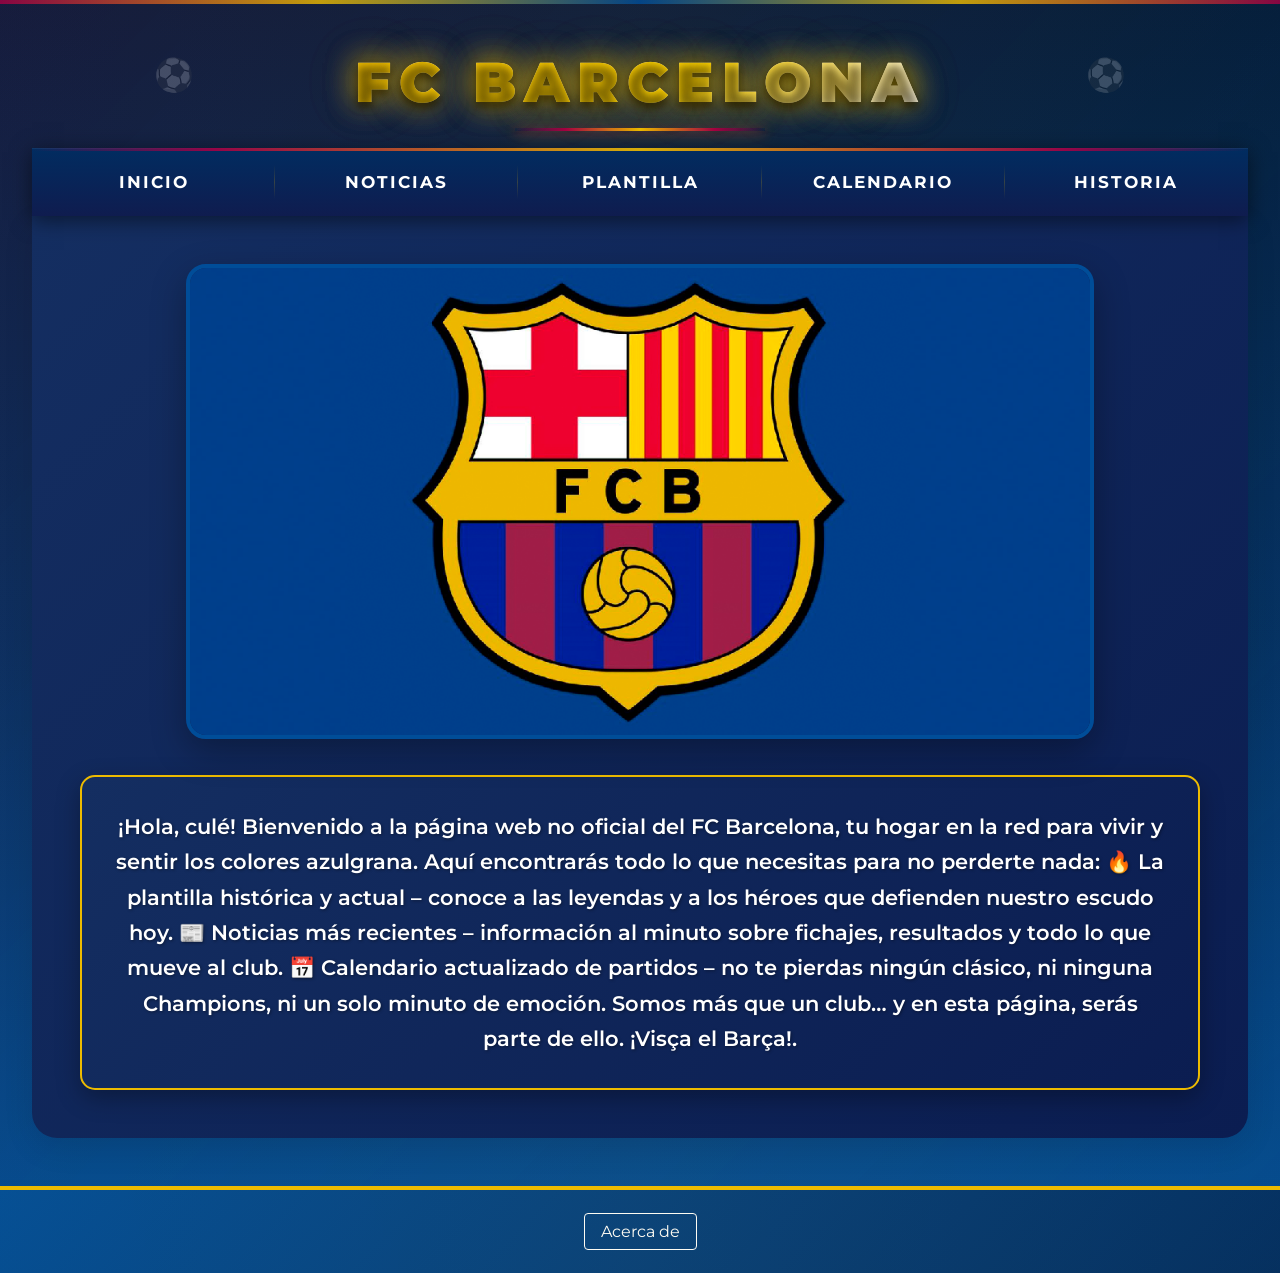
<file: index.html>
<!DOCTYPE html>
<html lang="es">
<head>
    <meta charset="UTF-8">
    <meta name="viewport" content="width=device-width, initial-scale=1.0">
    <title>FC Barcelona - Plantilla Completa</title>
    <link rel="stylesheet" href="css/general.css">
    <link rel="stylesheet" href="css/mobile.css">
</head>
<div id="superior">
    <div id="encabezado">
        <div id="logo">
            <h1>FC Barcelona</h1>
        </div>

        <button class="mobile-menu-toggle" aria-label="Menú">
            <span></span>
            <span></span>
            <span></span>
        </button>   

        <nav>
            <ul>
                <li><a href="index.html" id="inicio">Inicio</a></li>
                <li><a href="noticias.html" id="noticias">Noticias</a></li>
                <li><a href="plantilla.html" id="plantilla">Plantilla</a></li>
                <li><a href="calendario.html" id="calendario">Calendario</a></li>
                <li><a href="historia.html" id="historia">Historia</a></li>
            </ul>
        </nav>
        
        <div id="imgDesc">
            <img src="img/escudo-barcelona-historia-significado.png" alt="Camp Nou" width="600" height="360">
            <div id="description">
                <p>¡Hola, culé!

Bienvenido a la página web no oficial del FC Barcelona, tu hogar en la red para vivir y sentir los colores azulgrana. Aquí encontrarás todo lo que necesitas para no perderte nada:

🔥 La plantilla histórica y actual – conoce a las leyendas y a los héroes que defienden nuestro escudo hoy.
📰 Noticias más recientes – información al minuto sobre fichajes, resultados y todo lo que mueve al club.
📅 Calendario actualizado de partidos – no te pierdas ningún clásico, ni ninguna Champions, ni un solo minuto de emoción.

Somos más que un club… y en esta página, serás parte de ello.

¡Visça el Barça!.</p>
            </div>
        </div>
    </div>
    <footer>
        <a href="acercade.html" class="footer-link">Acerca de</a>
    </footer>
<!-- Overlay para menú móvil -->
    <div class="menu-overlay"></div>
    
    <script>
// Menú hamburguesa
const menuToggle = document.querySelector('.mobile-menu-toggle');
const nav = document.querySelector('nav');
const overlay = document.querySelector('.menu-overlay');

if (menuToggle) {
    menuToggle.addEventListener('click', () => {
        menuToggle.classList.toggle('active');
        nav.classList.toggle('active');
        overlay.classList.toggle('active');
    });
    
    overlay.addEventListener('click', () => {
        menuToggle.classList.remove('active');
        nav.classList.remove('active');
        overlay.classList.remove('active');
    });
}
</script>

</body>
</html>
</file>
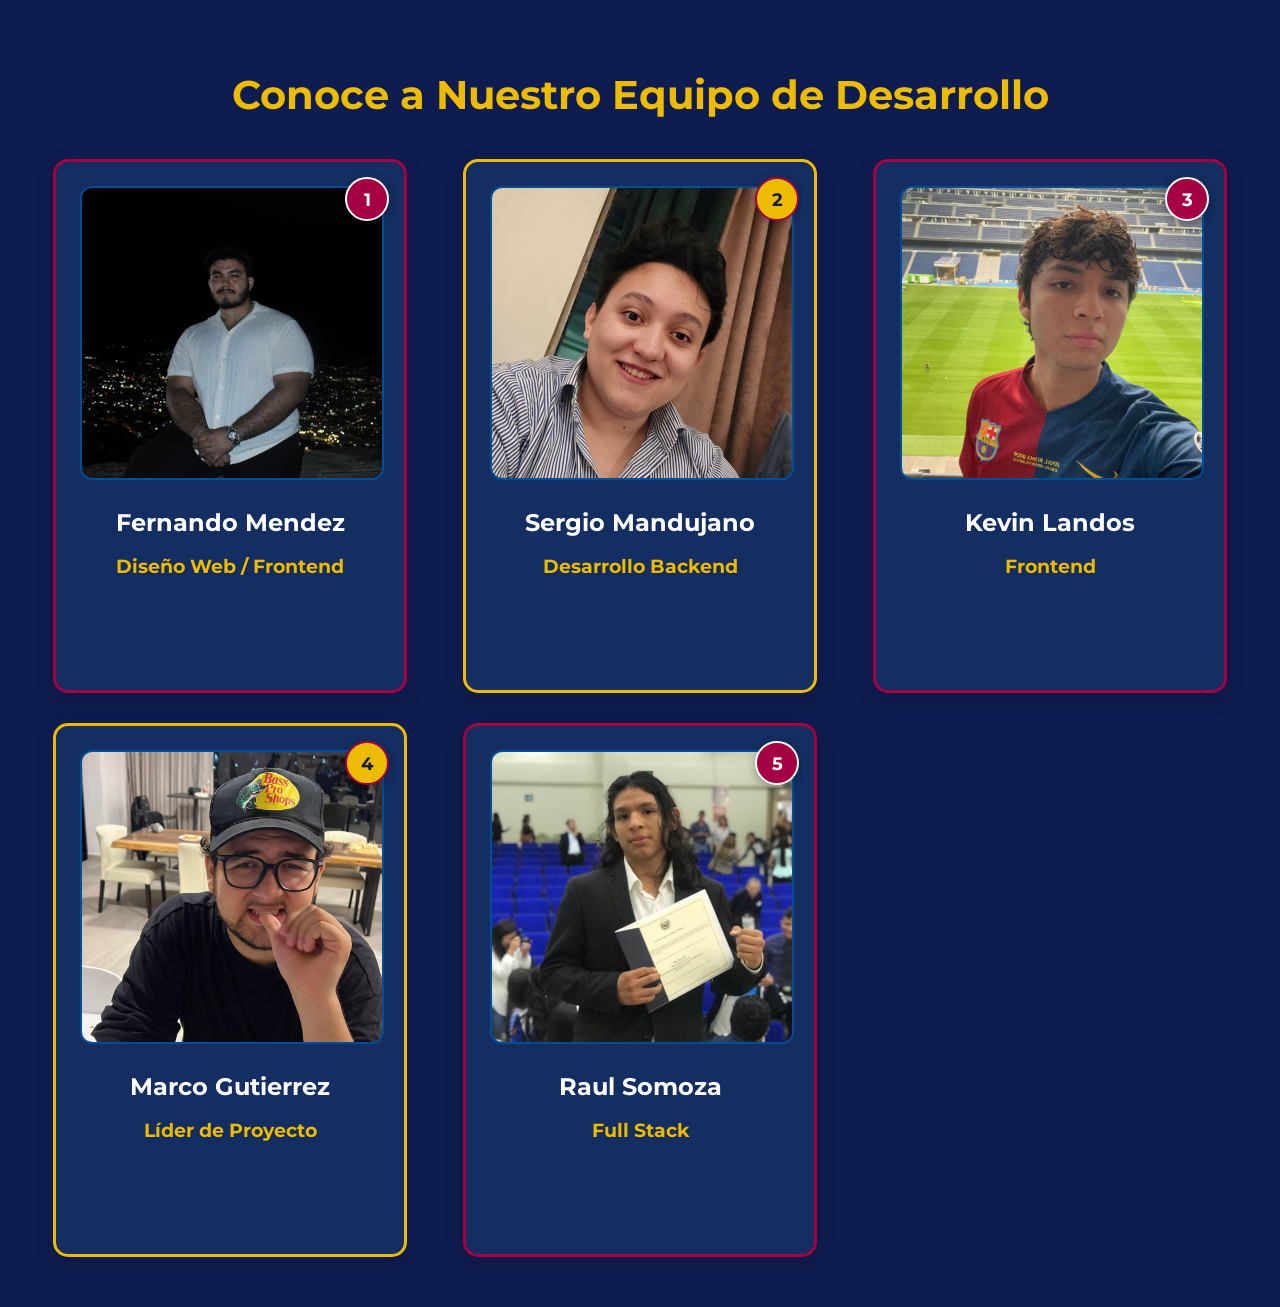
<file: acercade.html>
<!DOCTYPE html>
<html lang="es">
<head>
    <meta charset="UTF-8">
    <meta name="viewport" content="width=device-width, initial-scale=1.0">
    <title>Acerca de - Nuestro Equipo de Desarrollo</title>
    <link rel="stylesheet" href="css/general.css">
    <link rel="stylesheet" href="css/mobile.css">
</head>
<body class="has-bottom-nav">

    <main class="integrantes-seccion">
        
        <h1 class="seccion-titulo">Conoce a Nuestro Equipo de Desarrollo</h1>

        <div class="integrantes-grid">

            <div class="plan" data-color="red">
                <div class="foto-contenedor">
                    <img src="img/integrantes/yo.jpg" alt="Foto de Integrante 1">
                </div>
                <div class="dorsal">1</div>
                
                <h3>Fernando Mendez</h3>
                <p>Diseño Web / Frontend</p>

                <div class="info-extra">
                    <p><strong>Edad:</strong> 20 años</p>
                    <p><strong>Especialidad:</strong> Python, HTML Y CSS</p>
                    <p><strong>Descripción:</strong> Disfruto programar ya que con estas habilidades tengo el poder de resolver problemas de manera creativa y tecnologica, tambien porque me pagan.</p>
                </div>
            </div>

            <div class="plan" data-color="yellow">
                <div class="foto-contenedor">
                    <img src="img/integrantes/chomin.jpg" alt="Foto de Integrante 2">
                </div>
                <div class="dorsal">2</div>

                <h3>Sergio Mandujano</h3>
                <p>Desarrollo Backend</p>

                <div class="info-extra">
                    <p><strong>Edad:</strong> 22 años</p>
                    <p><strong>Especialidad:</strong> Java, HTML y Bases de Datos (SQL)</p>
                    <p><strong>Descripción:</strong> Me gusta programar porque es un espacio donde puedo retarme y aprender constantemente. La verdad, con que me paguen soy feliz.</p>
                </div>
            </div>
            
            <div class="plan" data-color="red">
                <div class="foto-contenedor"><img src="img/integrantes/kevin.jpg" alt="Foto de Integrante 3"></div>
                <div class="dorsal">3</div>
                <h3>Kevin Landos</h3>
                <p>Frontend</p>
                <div class="info-extra">
                    <p><strong>Edad:</strong> 20 años</p>
                    <p><strong>Especialidad:</strong> HTML y CSS</p>
                    <p><strong>Descripción:</strong> Soy tímido y no hablo, pero me gusta programar, gracias.</p>
                </div>
            </div>
            
            <div class="plan" data-color="yellow">
                <div class="foto-contenedor"><img src="img/integrantes/marco.jpg" alt="Foto de Integrante 4"></div>
                <div class="dorsal">4</div>
                <h3>Marco Gutierrez</h3>
                <p>Líder de Proyecto</p>
                <div class="info-extra">
                    <p><strong>Edad:</strong> 22 años</p>
                    <p><strong>Especialidad:</strong> Gestión de Proyectos</p>
                    <p><strong>Descripción:</strong> Me gusta programar porque me permite crear cosas desde cero y a la manera que a mi me gustan. También porque me hace sentir productivo.</p>
                </div>
            </div>

            <div class="plan" data-color="red">
                <div class="foto-contenedor"><img src="img/integrantes/raul.jpg" alt="Foto de Integrante 5"></div>
                <div class="dorsal">5</div>
                <h3>Raul Somoza</h3>
                <p>Full Stack</p>
                <div class="info-extra">
                    <p><strong>Edad:</strong> 22 años</p>
                    <p><strong>Especialidad:</strong> Pruebas y HTML</p>
                    <p><strong>Descripción:</strong> Disfruto programar porque cada ejercicio es un desafío que se puede resolver de varias maneras y cada uno puede elegir su estilo propio para programar.</p>
                </div>
            </div>
            
        </div>
    </main>

    <nav class="bottom-nav">
        <a href="index.html" class="bottom-nav-item">
            <span class="icon">🏠</span>
            <span>Inicio</span>
        </a>
        <a href="noticias.html" class="bottom-nav-item">
            <span class="icon">📰</span>
            <span>Noticias</span>
        </a>
        <a href="plantilla.html" class="bottom-nav-item">
            <span class="icon">👥</span>
            <span>Plantilla</span>
        </a>
        <a href="calendario.html" class="bottom-nav-item">
            <span class="icon">📅</span>
            <span>Calendario</span>
        </a>
        <a href="historia.html" class="bottom-nav-item">
            <span class="icon">📜</span>
            <span>Historia</span>
        </a>
    </nav>

    <script>
    // Marcar página activa en bottom nav
    document.querySelectorAll('.bottom-nav-item').forEach(item => {
        if (item.href === window.location.href) {
            item.classList.add('active');
        }
    });
    </script>
    
</body>
</html>
</file>
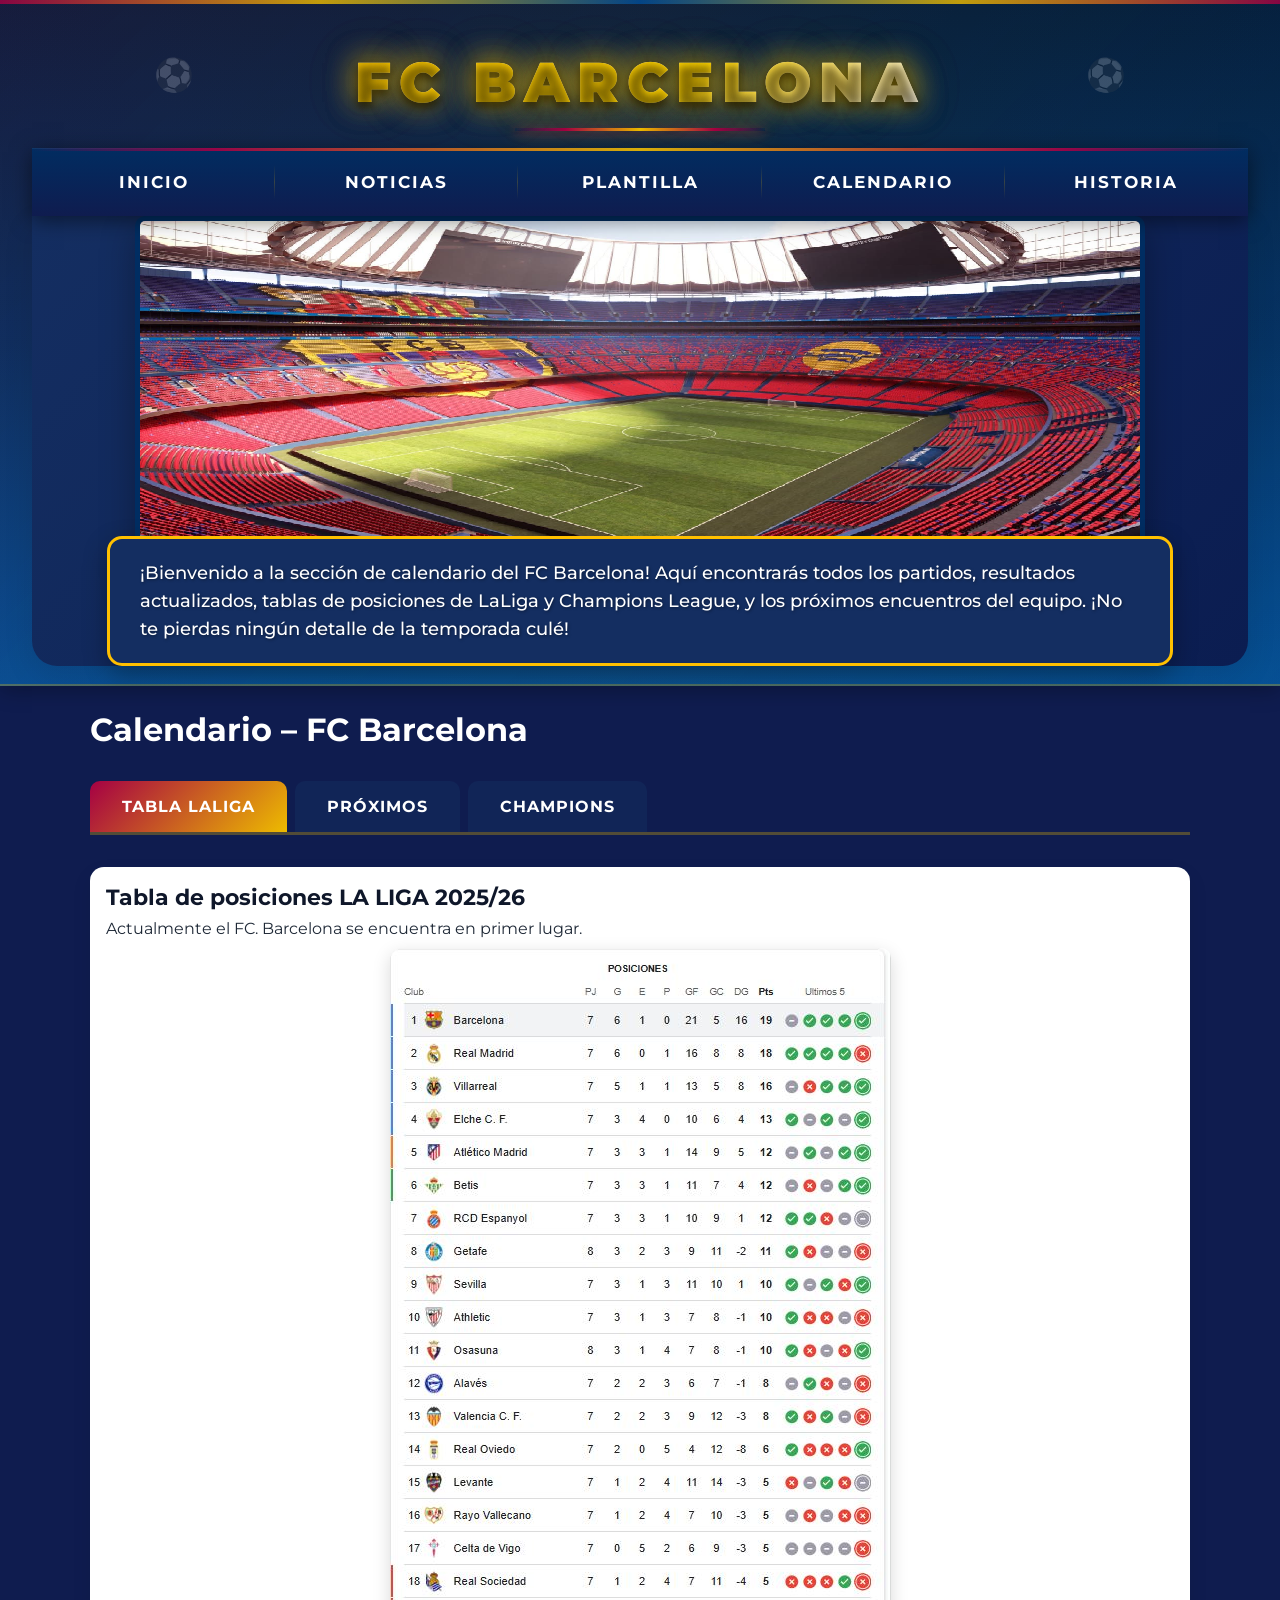
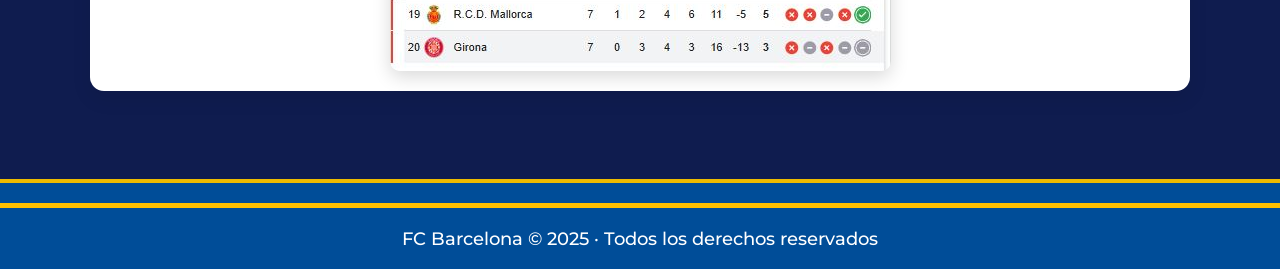
<file: calendario.html>
<!DOCTYPE html>
<html lang="es">
<head>
  <meta charset="utf-8" />
  <meta name="viewport" content="width=device-width, initial-scale=1" />
  <title>Calendario – FC Barcelona</title>
  
  <link rel="stylesheet" href="css/general.css">
  <link rel="stylesheet" href="css/calendario.css">
  <link rel="stylesheet" href="css/mobile.css">
</head>
<body>

  <div id="superior">
    <div id="encabezado">
      <div id="logo">
        <h1>FC Barcelona</h1>
      </div>

      <!-- Botón hamburguesa para móvil -->
      <button class="mobile-menu-toggle" aria-label="Menú">
        <span></span>
        <span></span>
        <span></span>
      </button>
      
      <nav>
        <ul>
          <li><a href="index.html" id="inicio">Inicio</a></li>
          <li><a href="noticias.html" id="noticias">Noticias</a></li>
          <li><a href="plantilla.html" id="plantilla">Plantilla</a></li>
          <li><a href="calendario.html" id="calendario">Calendario</a></li>
          <li><a href="historia.html" id="historia">Historia</a></li>
        </ul>
      </nav>
      
      <div id="imgDesc" class="calendario-style">
        <img src="img/campnou.jpg" alt="Camp Nou" width="600" height="360">
        <div id="description" class="calendario-style">
          <p>¡Bienvenido a la sección de calendario del FC Barcelona! Aquí encontrarás todos los partidos, resultados actualizados, tablas de posiciones de LaLiga y Champions League, y los próximos encuentros del equipo. ¡No te pierdas ningún detalle de la temporada culé!</p>
        </div>
      </div>
    </div>
  </div>

  <main class="container">
    <h1 class="title">Calendario – FC Barcelona</h1>

    <div class="tabs-container">
        <div class="tabs-nav">
            <button class="tab-button active" data-tab="tabla">Tabla LaLiga</button>
            <button class="tab-button" data-tab="proximos">Próximos</button>
            <button class="tab-button" data-tab="ucl">Champions</button>
        </div>

        <!-- TAB: Tabla LaLiga -->
        <div class="tab-content active" id="tabla">
            <section class="panel" aria-labelledby="tabla-title">
                <h2 id="tabla-title" class="subtitle subtitle-main">Tabla de posiciones LA LIGA 2025/26</h2>
                <p class="paragraph-info">Actualmente el FC. Barcelona se encuentra en primer lugar.</p>
                <div class="img-wrap">
                    <img src="img/tabla-laliga-barca.jpg" alt="Tabla de posiciones de LaLiga con el FC Barcelona">
                </div>
            </section>
        </div>

        <!-- TAB: Próximos encuentros -->
        <div class="tab-content" id="proximos">
            <section class="panel" aria-labelledby="proximos-title">
                <h2 id="proximos-title" class="subtitle subtitle-main">Próximos encuentros del FC BARCELONA</h2>
                
                <div class="img-wrap img-wrap-margin">
                    <img src="img/proximos-1.jpg" alt="Próximos encuentros del FC Barcelona — parte 1">
                </div>
                <div class="img-wrap">
                    <img src="img/proximos-2.jpg" alt="Próximos encuentros del FC Barcelona — parte 2">
                </div>
            </section>
        </div>

        <!-- TAB: UCL -->
        <div class="tab-content" id="ucl">
            <section class="panel" aria-labelledby="ucl-tabla">
                <h2 id="ucl-tabla" class="subtitle subtitle-main">Tabla de posiciones de UCL</h2>
                <p class="paragraph-info">Actualmente el FC. Barcelona se encuentra en décimo-sexto lugar.</p>
                <div class="img-wrap">
                    <img src="img/ucl-tabla-barca.jpg" alt="Tabla de posiciones de la UEFA Champions League con el FC Barcelona">
                </div>
            </section>
        </div>
    </div>
  </main>

  <footer class="calendario-style">
    <div class="footer-line"></div>
    <p>FC Barcelona © 2025 · Todos los derechos reservados</p>
  </footer>
  <!-- Overlay para menú móvil -->
  <div class="menu-overlay"></div>

  <script>
  // Script para tabs
  document.querySelectorAll('.tab-button').forEach(button => {
      button.addEventListener('click', () => {
          const tabId = button.getAttribute('data-tab');
          
          document.querySelectorAll('.tab-button').forEach(btn => btn.classList.remove('active'));
          document.querySelectorAll('.tab-content').forEach(content => content.classList.remove('active'));
          
          button.classList.add('active');
          document.getElementById(tabId).classList.add('active');
      });
  });

  // Menú hamburguesa
  const menuToggle = document.querySelector('.mobile-menu-toggle');
  const nav = document.querySelector('nav');
  const overlay = document.querySelector('.menu-overlay');

  if (menuToggle) {
      menuToggle.addEventListener('click', () => {
          menuToggle.classList.toggle('active');
          nav.classList.toggle('active');
          overlay.classList.toggle('active');
      });
      
      overlay.addEventListener('click', () => {
          menuToggle.classList.remove('active');
          nav.classList.remove('active');
          overlay.classList.remove('active');
      });
  }
  </script>
  
</body>
</html>
</file>
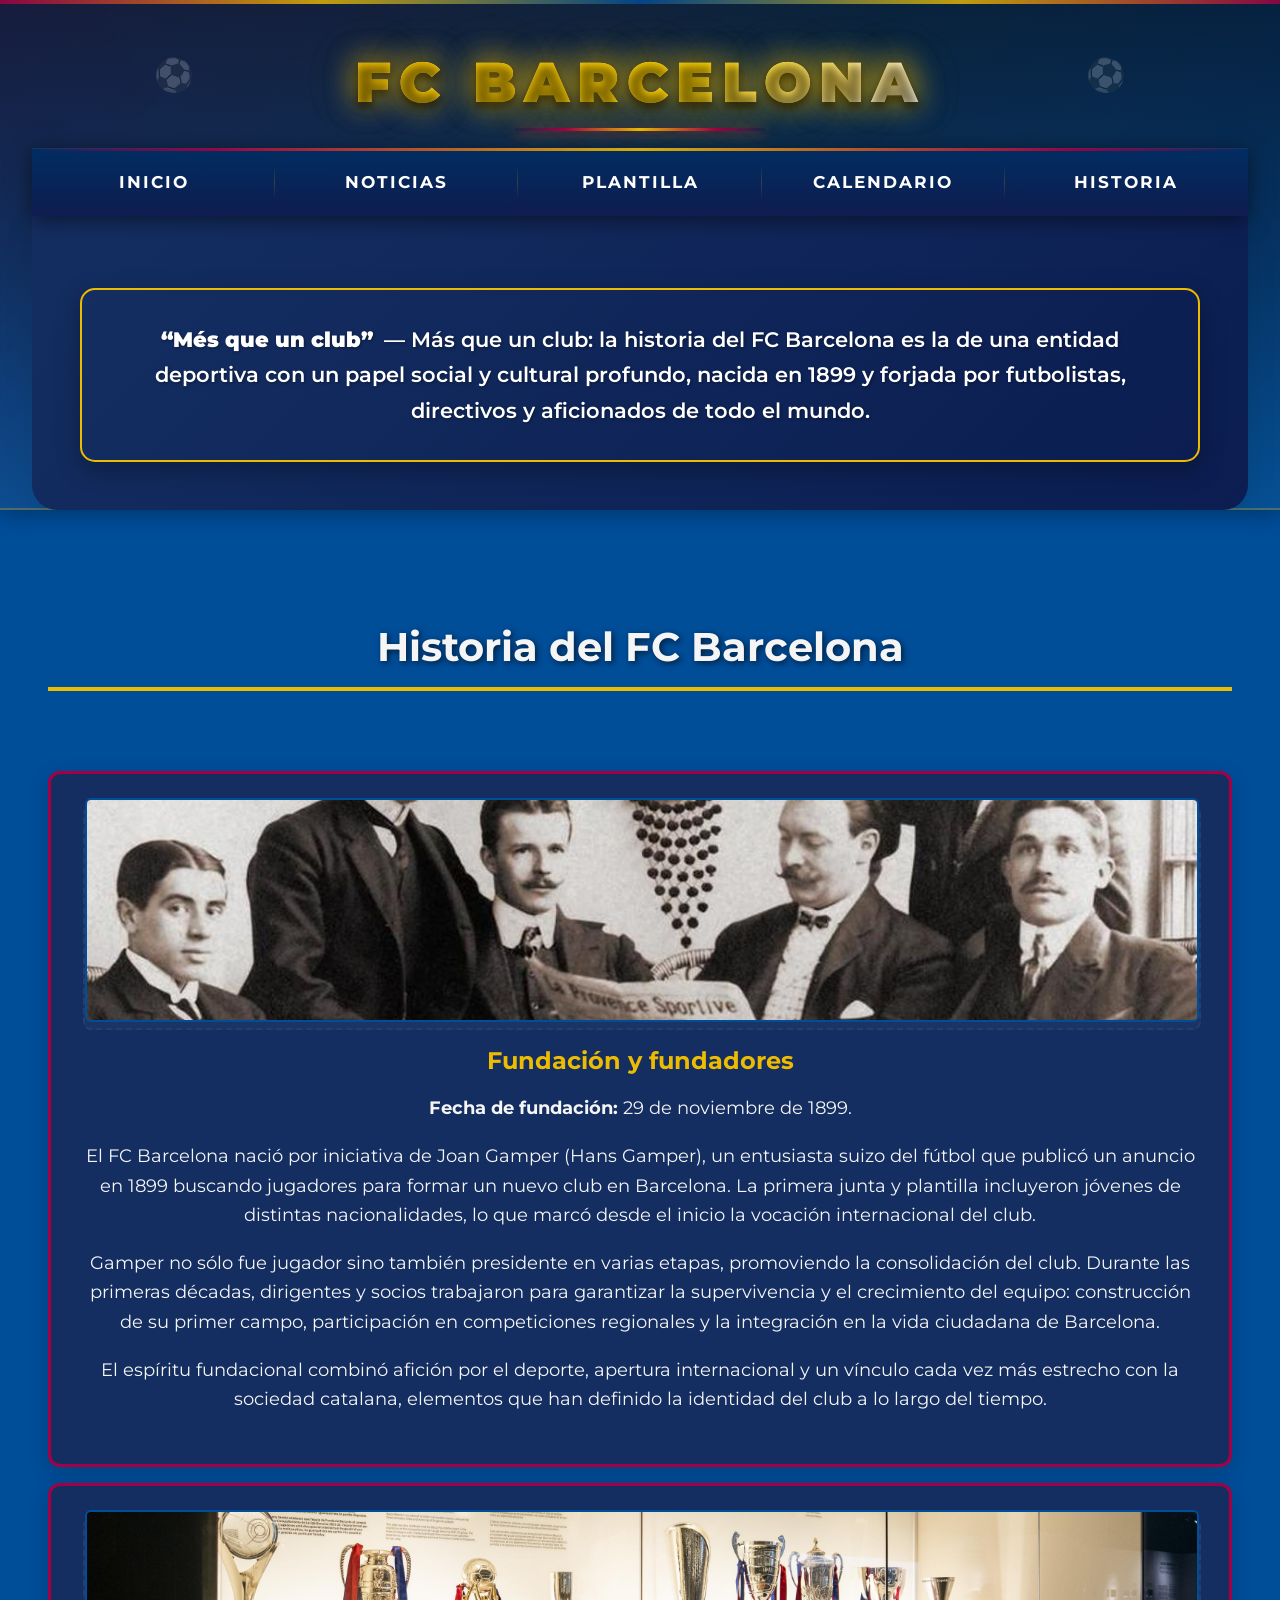
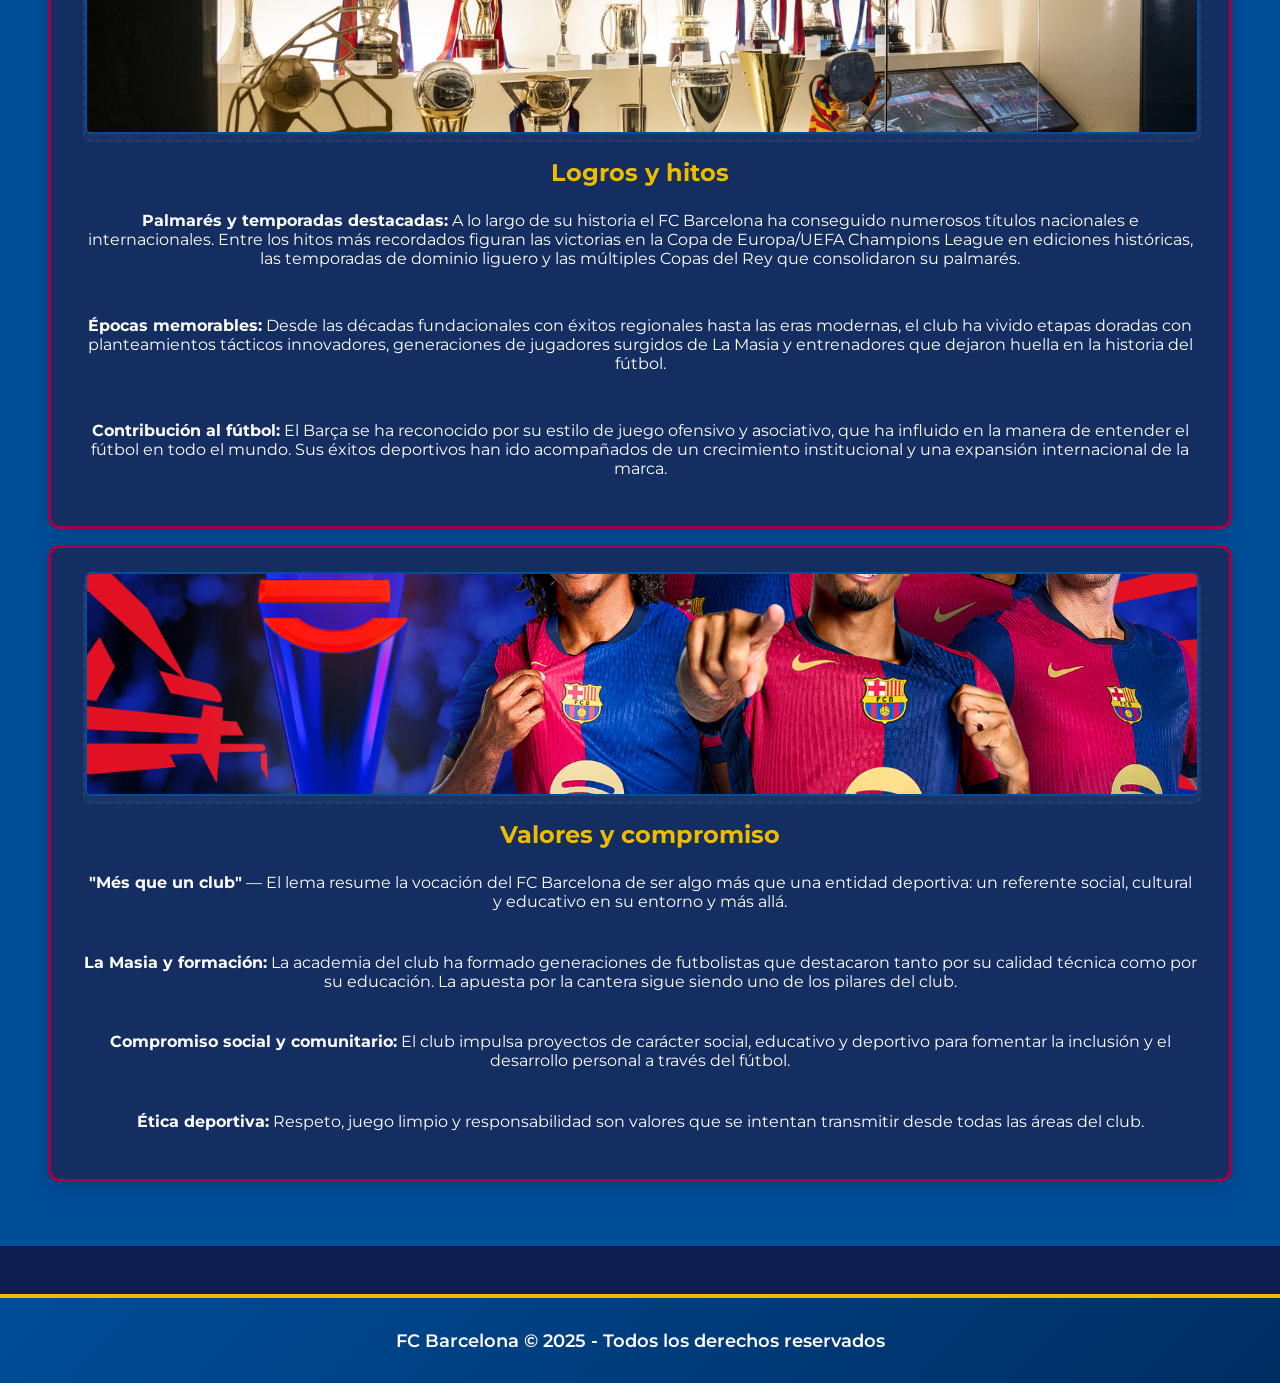
<file: historia.html>
<!DOCTYPE html>
<html lang="es">
<head>
	<meta charset="UTF-8">
	<meta name="viewport" content="width=device-width, initial-scale=1.0">
	<title>Historia - FC Barcelona</title>
	<link rel="stylesheet" href="css/general.css">
    <link rel="stylesheet" href="css/mobile.css">
	<style>

		#historia-hero p { font-size: 1.15rem; line-height: 1.6; color: var(--light-gray); }
		.timeline { display: grid; gap: 1rem; }
		.valor-list { display: grid; gap: 0.6rem; }
	</style>
</head>
<body>
<div id="superior">
	<div id="encabezado">
		<div id="logo">
			<h1>FC Barcelona</h1>
		</div>

		<!-- Botón hamburguesa para móvil -->
		<button class="mobile-menu-toggle" aria-label="Menú">
			<span></span>
			<span></span>
			<span></span>
		</button>
        
		<nav>
			<ul>
				<li><a href="index.html" id="inicio">Inicio</a></li>
				<li><a href="noticias.html" id="noticias">Noticias</a></li>
				<li><a href="plantilla.html" id="plantilla">Plantilla</a></li>
				<li><a href="calendario.html" id="calendario">Calendario</a></li>
				<li><a href="historia.html" id="historia">Historia</a></li>
			</ul>
		</nav>
        
		<div id="imgDesc">
			
			<div id="description" class="" style="margin-top:1.5rem;">
				<p><strong>“Més que un club”</strong> — Más que un club: la historia del FC Barcelona es la de una entidad deportiva con un papel social y cultural profundo, nacida en 1899 y forjada por futbolistas, directivos y aficionados de todo el mundo.</p>
			</div>
		</div>
	</div>
</div>

<div id="principal">
	<section id="contenido">
		<div id="galeria">
			<h2 class="categoria-titulo">Historia del FC Barcelona</h2>

			<div class="hist-grid">
			<!-- Fundadores -->
			<div class="plan hist-section hist-left">
				<div class="hist-block-image">
					<img src="img/fundadores.jpg" alt="fundadores">
				</div>
				<h3 style="color:var(--barca-yellow);">Fundación y fundadores</h3>
				<div id="historia-hero">
					<p><strong>Fecha de fundación:</strong> 29 de noviembre de 1899.</p>
					<p>El FC Barcelona nació por iniciativa de Joan Gamper (Hans Gamper), un entusiasta suizo del fútbol que publicó un anuncio en 1899 buscando jugadores para formar un nuevo club en Barcelona. La primera junta y plantilla incluyeron jóvenes de distintas nacionalidades, lo que marcó desde el inicio la vocación internacional del club.</p>
					<p>Gamper no sólo fue jugador sino también presidente en varias etapas, promoviendo la consolidación del club. Durante las primeras décadas, dirigentes y socios trabajaron para garantizar la supervivencia y el crecimiento del equipo: construcción de su primer campo, participación en competiciones regionales y la integración en la vida ciudadana de Barcelona.</p>
					<p>El espíritu fundacional combinó afición por el deporte, apertura internacional y un vínculo cada vez más estrecho con la sociedad catalana, elementos que han definido la identidad del club a lo largo del tiempo.</p>
				</div>
			</div>

			<!-- Logros -->
			<div class="plan hist-section hist-center">
				<div class="hist-block-image">
					<img src="img/trofeos.jpg" alt="trofeos">
				</div>
				<h3 style="color:var(--barca-yellow);">Logros y hitos</h3>
				<div class="timeline">
					<p><strong>Palmarés y temporadas destacadas:</strong> A lo largo de su historia el FC Barcelona ha conseguido numerosos títulos nacionales e internacionales. Entre los hitos más recordados figuran las victorias en la Copa de Europa/UEFA Champions League en ediciones históricas, las temporadas de dominio liguero y las múltiples Copas del Rey que consolidaron su palmarés.</p>
					<p><strong>Épocas memorables:</strong> Desde las décadas fundacionales con éxitos regionales hasta las eras modernas, el club ha vivido etapas doradas con planteamientos tácticos innovadores, generaciones de jugadores surgidos de La Masia y entrenadores que dejaron huella en la historia del fútbol.</p>
					<p><strong>Contribución al fútbol:</strong> El Barça se ha reconocido por su estilo de juego ofensivo y asociativo, que ha influido en la manera de entender el fútbol en todo el mundo. Sus éxitos deportivos han ido acompañados de un crecimiento institucional y una expansión internacional de la marca.</p>
				</div>
			</div>

			<!-- Valores -->
			<div class="plan hist-section hist-right">
				<div class="hist-block-image">
					<img src="img/valores.png" alt="valores">
				</div>
				<h3 style="color:var(--barca-yellow);">Valores y compromiso</h3>
				<div class="valor-list">
					<p><strong>"Més que un club"</strong> — El lema resume la vocación del FC Barcelona de ser algo más que una entidad deportiva: un referente social, cultural y educativo en su entorno y más allá.</p>
					<p><strong>La Masia y formación:</strong> La academia del club ha formado generaciones de futbolistas que destacaron tanto por su calidad técnica como por su educación. La apuesta por la cantera sigue siendo uno de los pilares del club.</p>
					<p><strong>Compromiso social y comunitario:</strong> El club impulsa proyectos de carácter social, educativo y deportivo para fomentar la inclusión y el desarrollo personal a través del fútbol.</p>
					<p><strong>Ética deportiva:</strong> Respeto, juego limpio y responsabilidad son valores que se intentan transmitir desde todas las áreas del club.</p>
				</div>
			</div>

		</div>
	</section>
</div>

<footer>
	<p>FC Barcelona &copy; 2025 - Todos los derechos reservados</p>
</footer>

<!-- Overlay para menú móvil -->
<div class="menu-overlay"></div>

<script>
const menuToggle = document.querySelector('.mobile-menu-toggle');
const nav = document.querySelector('nav');
const overlay = document.querySelector('.menu-overlay');

if (menuToggle) {
	menuToggle.addEventListener('click', () => {
		menuToggle.classList.toggle('active');
		nav.classList.toggle('active');
		overlay.classList.toggle('active');
	});
	
	overlay.addEventListener('click', () => {
		menuToggle.classList.remove('active');
		nav.classList.remove('active');
		overlay.classList.remove('active');
	});
}
</script>

</body>
</html>
</file>
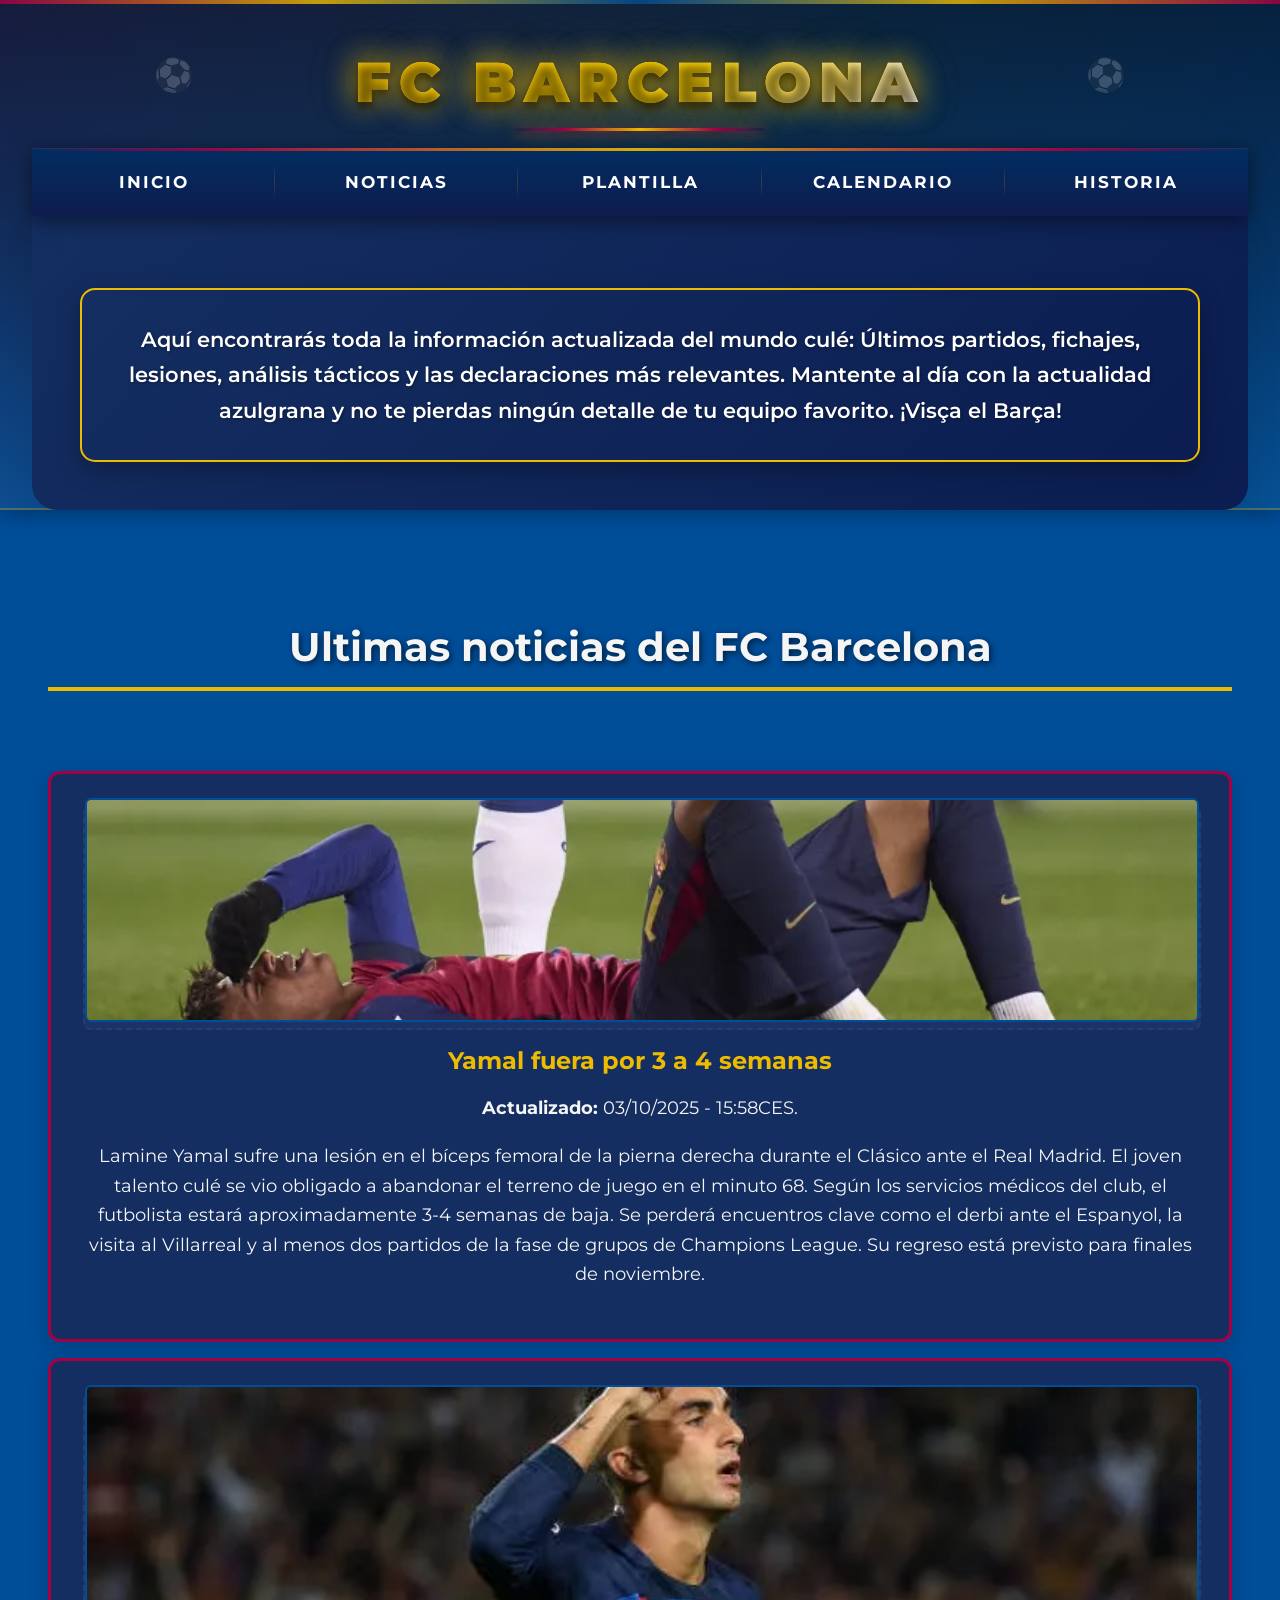
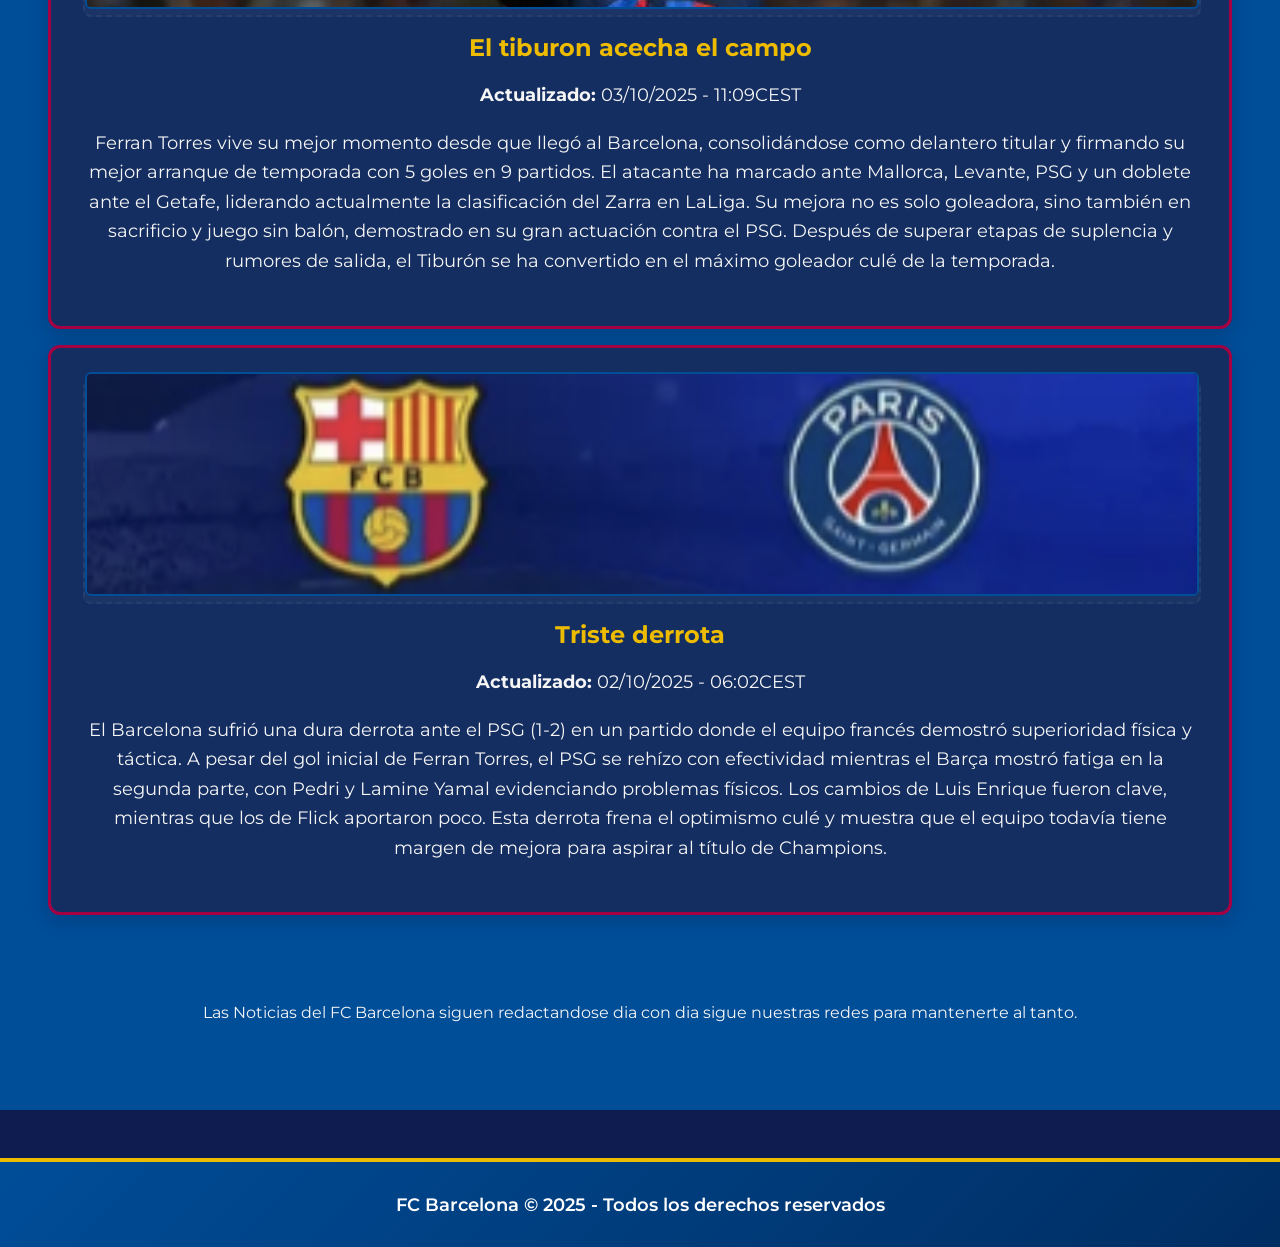
<file: noticias.html>
<!DOCTYPE html>
<html lang="es">
<head>
	<meta charset="UTF-8">
	<meta name="viewport" content="width=device-width, initial-scale=1.0">
	<title>Historia - FC Barcelona</title>
	<link rel="stylesheet" href="css/general.css">
    <link rel="stylesheet" href="css/mobile.css">

	<style>
		#historia-hero p { font-size: 1.15rem; line-height: 1.6; color: var(--light-gray); }
		.timeline { display: grid; gap: 1rem; }
		.valor-list { display: grid; gap: 0.6rem; }
	</style>
</head>
<body>
<div id="superior">
	<div id="encabezado">
		<div id="logo">
			<h1>FC Barcelona</h1>
		</div>

		<!-- Botón hamburguesa para móvil -->
		<button class="mobile-menu-toggle" aria-label="Menú">
			<span></span>
			<span></span>
			<span></span>
		</button>
        
		<nav>
			<ul>
				<li><a href="index.html" id="inicio">Inicio</a></li>
				<li><a href="noticias.html" id="noticias">Noticias</a></li>
				<li><a href="plantilla.html" id="plantilla">Plantilla</a></li>
				<li><a href="calendario.html" id="calendario">Calendario</a></li>
				<li><a href="historia.html" id="historia">Historia</a></li>
			</ul>
		</nav>
        
		<div id="imgDesc" class="noticias-style">
			<div id="description" class="" style="margin-top:1.5rem;">
				<p>Aquí encontrarás toda la información actualizada del mundo culé: Últimos partidos, fichajes, lesiones, análisis tácticos y las declaraciones más relevantes. Mantente al día con la actualidad azulgrana y no te pierdas ningún detalle de tu equipo favorito. ¡Visça el Barça!</p>
			</div>
		</div>
	</div>
</div>

<div id="principal">
	<section id="contenido">
		<div id="galeria">
			<h2 class="categoria-titulo">Ultimas noticias del FC Barcelona</h2>

			<div class="hist-grid">
			<!-- Lession Yamal -->
			<div class="plan hist-section hist-left">
				<div class="hist-block-image">
					<img src="img/Lesion_Yamal.webp" alt="Lesion_Yamal">
				</div>
				<h3 style="color:var(--barca-yellow);">Yamal fuera por 3 a 4 semanas</h3>
				<div id="historia-hero">
					<p><strong>Actualizado:</strong> 03/10/2025 - 15:58CES.</p>
					<p>Lamine Yamal sufre una lesión en el bíceps femoral de la pierna derecha durante el Clásico ante el Real Madrid. El joven talento culé se vio obligado a abandonar el terreno de juego en el minuto 68. 
						Según los servicios médicos del club, el futbolista estará aproximadamente 3-4 semanas de baja. Se perderá encuentros clave como el derbi ante el Espanyol, la visita al Villarreal y al menos dos partidos de la fase de grupos de Champions League. Su regreso está previsto para finales de noviembre.</p>
				</div>
			</div>

		<!-- El tiburon -->
			<div class="plan hist-section hist-left">
				<div class="hist-block-image">
					<img src="img/Noticia_ferran.png" alt="El_Tiburon">
				</div>
				<h3 style="color:var(--barca-yellow);">El tiburon acecha el campo </h3>
				<div id="historia-hero">
					<p><strong>Actualizado:</strong> 03/10/2025 - 11:09CEST</p>
					<p>Ferran Torres vive su mejor momento desde que llegó al Barcelona, consolidándose como delantero titular y firmando su mejor arranque de temporada con 5 goles en 9 partidos. El atacante ha marcado ante Mallorca, Levante, PSG y un doblete ante el Getafe, liderando actualmente la clasificación del Zarra en LaLiga. 
						Su mejora no es solo goleadora, sino también en sacrificio y juego sin balón, demostrado en su gran actuación contra el PSG. Después de superar etapas de suplencia y rumores de salida, el Tiburón se ha convertido en el máximo goleador culé de la temporada.</p>
				</div>
			</div>

		<!-- Frenazo PSG -->
			<div class="plan hist-section hist-left">
				<div class="hist-block-image">
					<img src="img/barxa_psg.png" alt="Barca_psg">
				</div>
				<h3 style="color:var(--barca-yellow);">Triste derrota </h3>
				<div id="historia-hero">
					<p><strong>Actualizado:</strong> 02/10/2025 - 06:02CEST</p>
					<p>El Barcelona sufrió una dura derrota ante el PSG (1-2) en un partido donde el equipo francés demostró superioridad física y táctica. A pesar del gol inicial de Ferran Torres, el PSG se rehízo con efectividad mientras el Barça mostró fatiga en la segunda parte, con Pedri y Lamine Yamal evidenciando problemas físicos.
						Los cambios de Luis Enrique fueron clave, mientras que los de Flick aportaron poco. Esta derrota frena el optimismo culé y muestra que el equipo todavía tiene margen de mejora para aspirar al título de Champions.</p>
				</div>
			</div>

			</div> 
			<div style="grid-column:1 / -1; text-align:center; color:var(--light-gray); max-width:900px; margin:1.5rem auto;">
				<p>Las Noticias del FC Barcelona siguen redactandose dia con dia sigue nuestras redes para mantenerte al tanto.</p>
			</div>

		</div>
	</section>
</div>

<footer>
	<p>FC Barcelona &copy; 2025 - Todos los derechos reservados</p>
</footer>

<!-- Overlay para menú móvil -->
<div class="menu-overlay"></div>

<script>
const menuToggle = document.querySelector('.mobile-menu-toggle');
const nav = document.querySelector('nav');
const overlay = document.querySelector('.menu-overlay');

if (menuToggle) {
	menuToggle.addEventListener('click', () => {
		menuToggle.classList.toggle('active');
		nav.classList.toggle('active');
		overlay.classList.toggle('active');
	});
	
	overlay.addEventListener('click', () => {
		menuToggle.classList.remove('active');
		nav.classList.remove('active');
		overlay.classList.remove('active');
	});
}
</script>

</body>
</html>
</file>
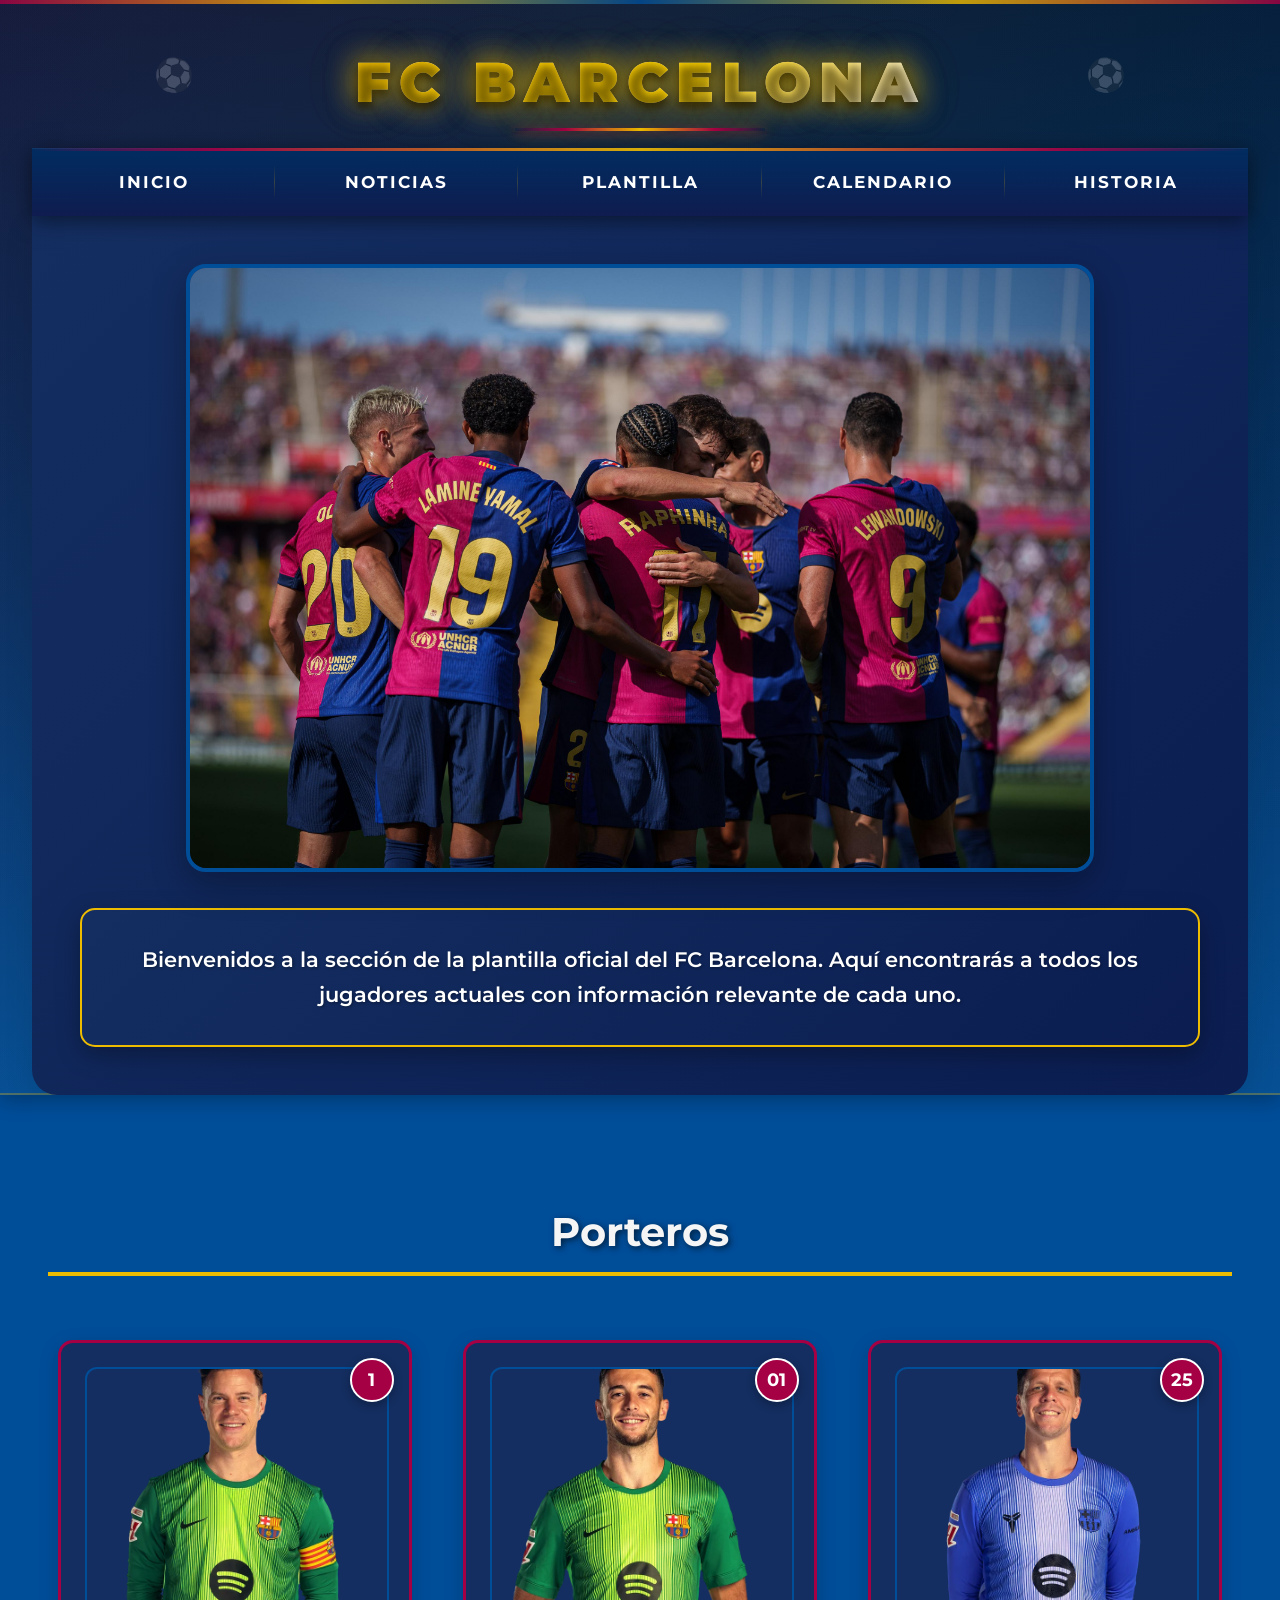
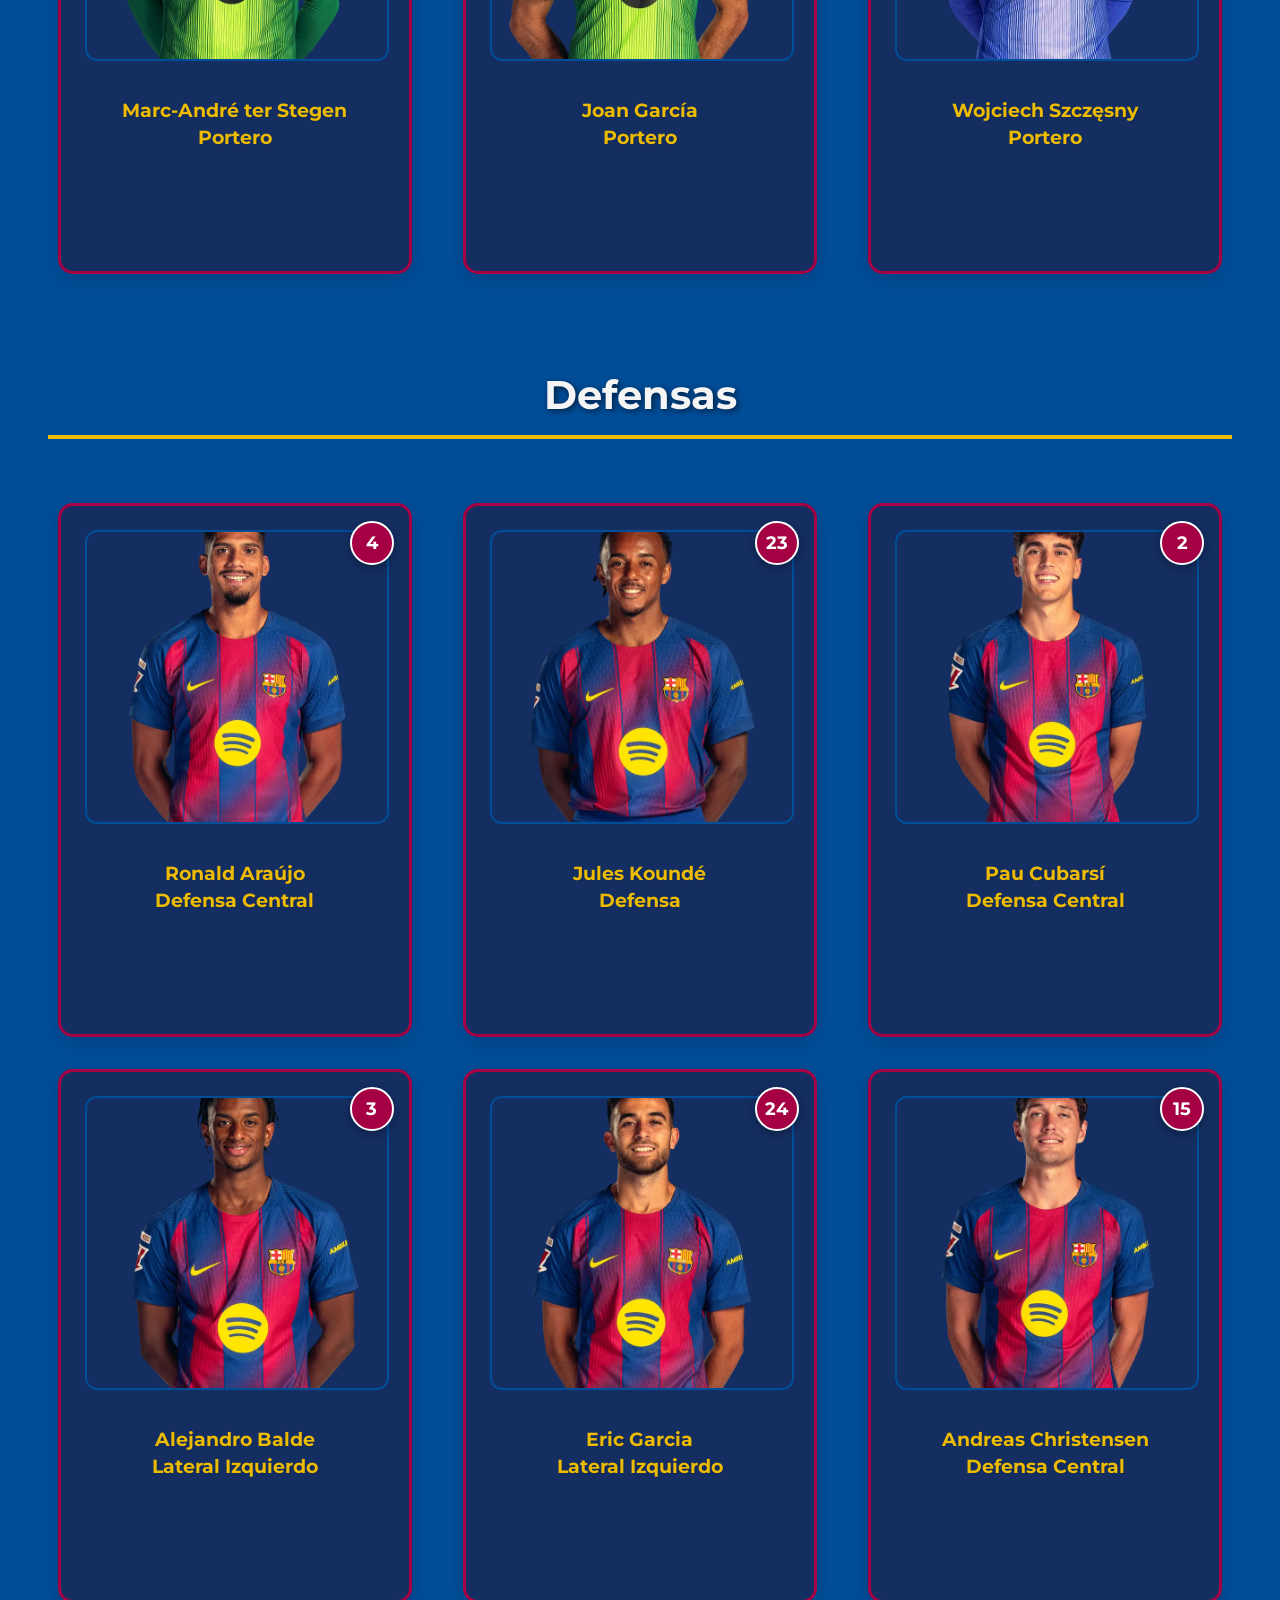
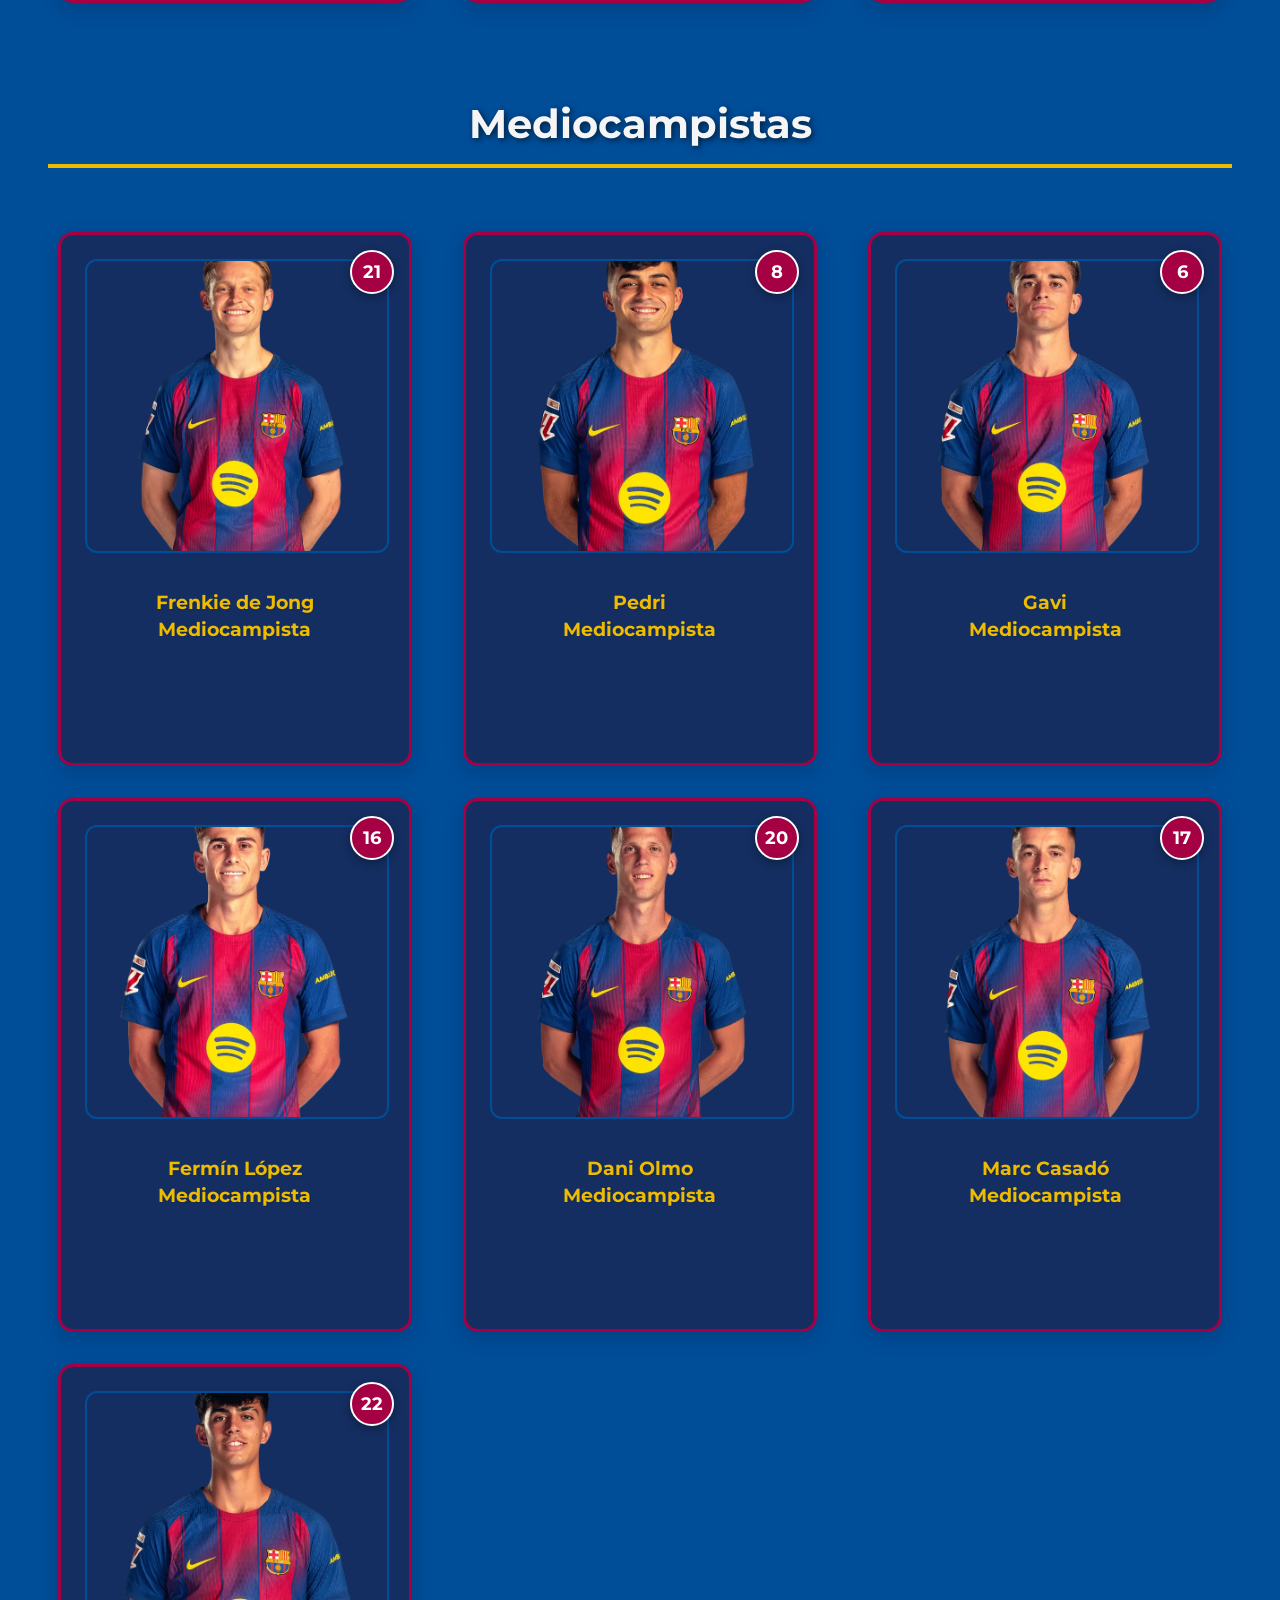
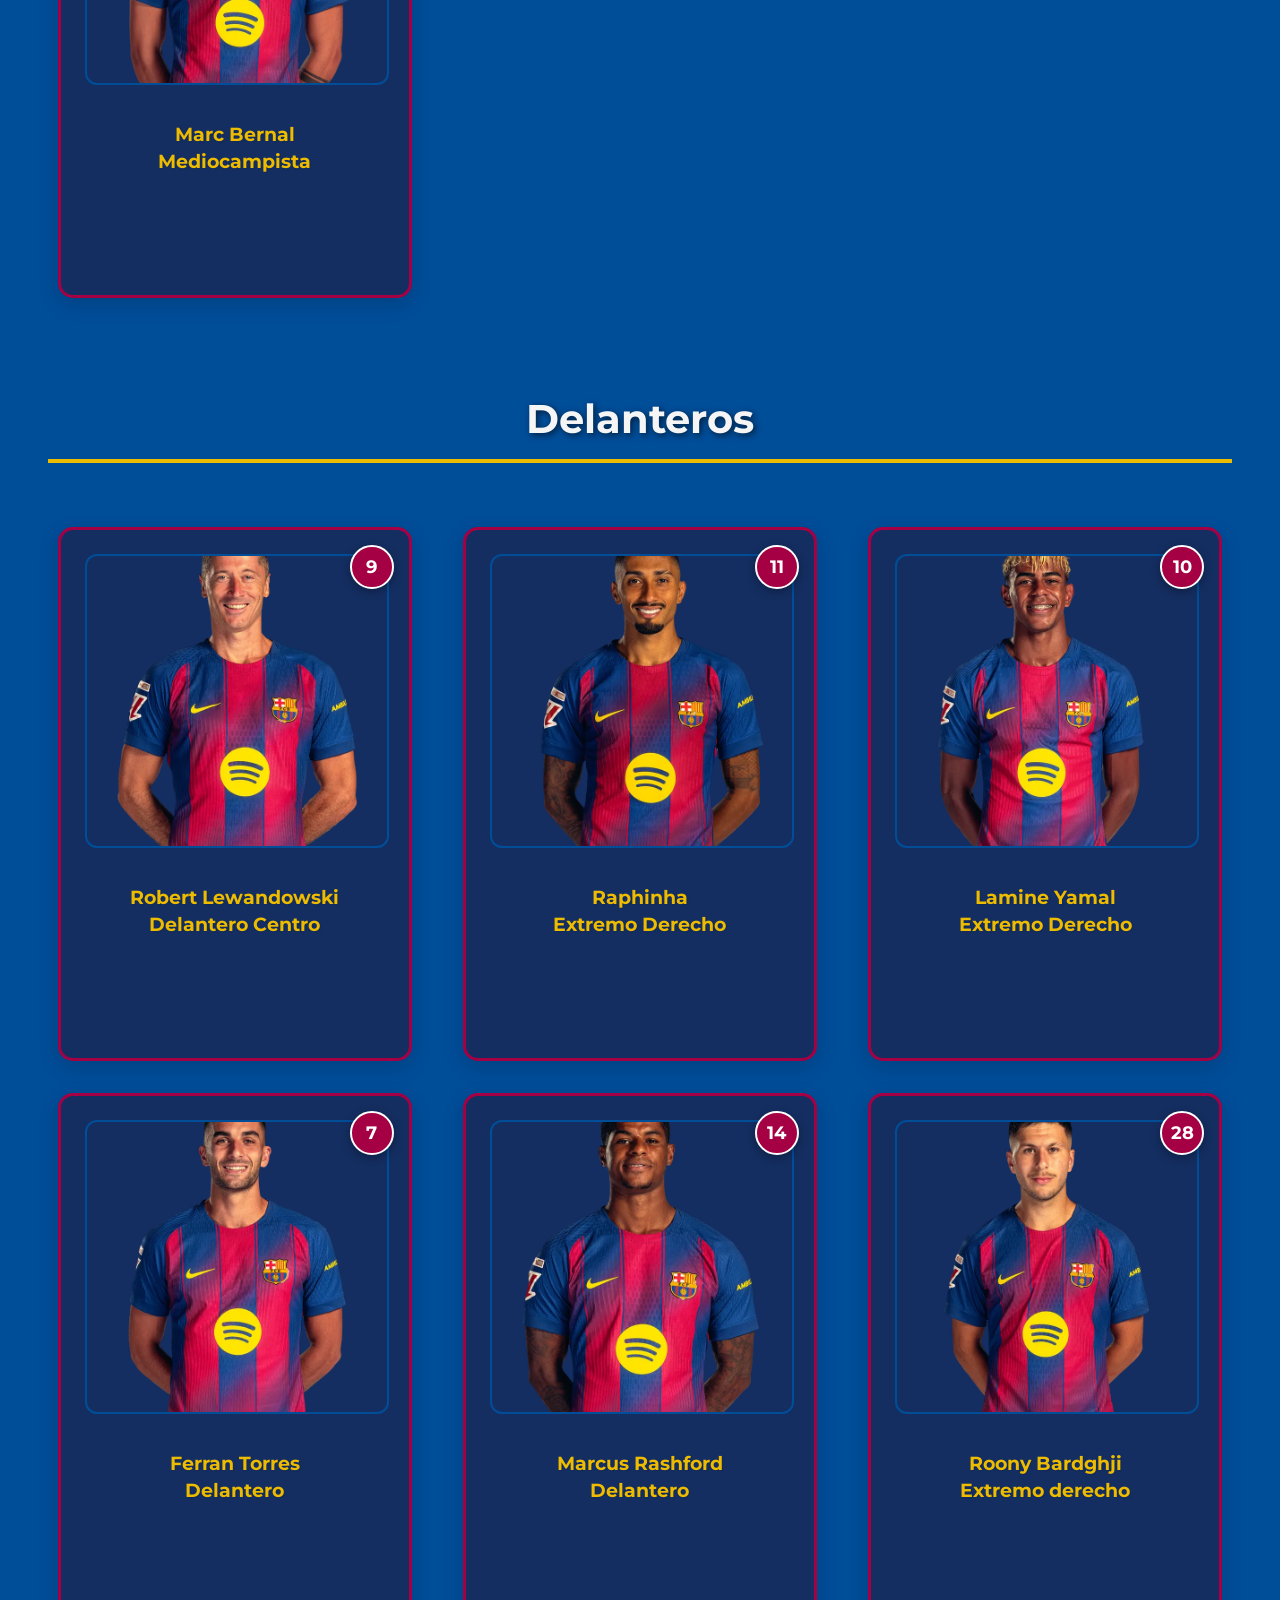
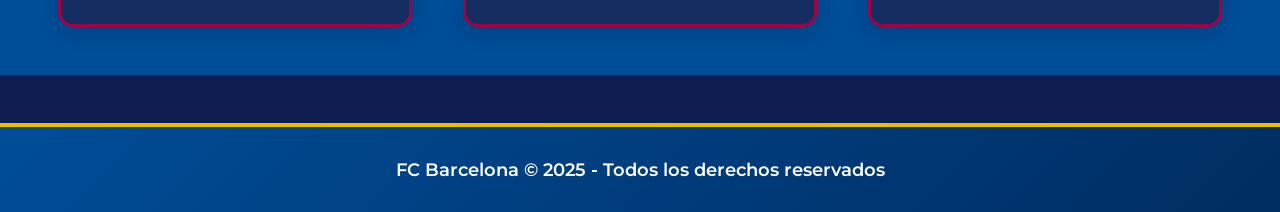
<file: plantilla.html>
<!DOCTYPE html>
<html lang="es">
<head>
    <meta charset="UTF-8">
    <meta name="viewport" content="width=device-width, initial-scale=1.0">
    <title>FC Barcelona - Plantilla Completa</title>
    <link rel="stylesheet" href="css/general.css">
    <link rel="stylesheet" href="css/calendario.css">
    <link rel="stylesheet" href="css/mobile.css">

</head>
<div id="superior">
    <div id="encabezado">
        <div id="logo">
            <h1>FC Barcelona</h1>
        </div>

        <!-- Botón hamburguesa para móvil -->
        <button class="mobile-menu-toggle" aria-label="Menú">
            <span></span>
            <span></span>
            <span></span>
        </button>
        
        <nav>
            <ul>
                <li><a href="index.html" id="inicio">Inicio</a></li>
                <li><a href="noticias.html" id="noticias">Noticias</a></li>
                <li><a href="plantilla.html" id="plantilla">Plantilla</a></li>
                <li><a href="calendario.html" id="calendario">Calendario</a></li>
                <li><a href="historia.html" id="historia">Historia</a></li>
            </ul>
        </nav>
        
        <div id="imgDesc">
            <img src="img/mini__GP15525.jpg" alt="Camp Nou" width="600" height="360">
            <div id="description">
                <p>Bienvenidos a la sección de la plantilla oficial del FC Barcelona. Aquí encontrarás a todos los jugadores actuales con información relevante de cada uno.</p>
            </div>
        </div>
    </div>
</div>
    
    <div id="principal">
        <section id="contenido">
            <div id="galeria">
                <!-- PORTERO -->
                <h3 class="categoria-titulo">Porteros</h3>
                
                <div class="plan">
                    <div class="dorsal">1</div>
                    <img src="img/01-Ter_Stegen.webp" alt="Marc-André ter Stegen">
                    <p>Marc-André ter Stegen<br>Portero</p>
                    <div class="info-extra">
                        <p><strong>Edad:</strong> 32 años</p>
                        <p><strong>Nacionalidad:</strong> Alemán</p>
                        <p><strong>Debut:</strong> 2014</p>
                        <p><strong>Partidos:</strong> 400+</p>
                        <p><strong>Descripción:</strong> Capitán, líder defensivo y uno de los mejores porteros del mundo.</p>
                    </div>
                </div>

                <div class="plan">
                    <div class="dorsal">01</div>
                    <img src="img/01-Joan_Garcia.webp" alt="Joan García">
                    <p>Joan García<br>Portero</p>
                    <div class="info-extra">
                        <p><strong>Edad:</strong> 24 años</p>
                        <p><strong>Nacionalidad:</strong> Español</p>
                        <p><strong>Debut:</strong> 2025</p>
                        <p><strong>Partidos:</strong> 3</p>
                        <p><strong>Descripción:</strong> Portero ágil, gran capacidad de reacción y juego con los pies.</p>
                    </div>
                </div>

                <div class="plan">
                    <div class="dorsal">25</div>
                    <img src="img/25-Szczesny.webp" alt="Wojciech Szczęsny">
                    <p>Wojciech Szczęsny<br>Portero</p>
                    <div class="info-extra">
                        <p><strong>Edad:</strong> 35 años</p>
                        <p><strong>Nacionalidad:</strong> Polaco</p>
                        <p><strong>Debut:</strong> 2025</p>
                        <p><strong>Goles:</strong> 5</p>
                        <p><strong>Descripción:</strong> Veterano con gran experiencia, reflejos rápidos y liderazgo en el área.</p>
                    </div>
                </div>

                <!-- DEFENSAS -->
                <h3 class="categoria-titulo">Defensas</h3>
                
                <div class="plan">
                    <div class="dorsal">4</div>
                    <img src="img/04-Araujo.webp" alt="Ronald Araújo">
                    <p>Ronald Araújo<br>Defensa Central</p>
                    <div class="info-extra">
                        <p><strong>Edad:</strong> 25 años</p>
                        <p><strong>Nacionalidad:</strong> Uruguayo</p>
                        <p><strong>Debut:</strong> 2019</p>
                        <p><strong>Goles:</strong> 8</p>
                        <p><strong>Descripción:</strong> Central líder, fuerte en el juego aéreo y rápido en los cruces.</p>
                    </div>
                </div>

                <div class="plan">
                    <div class="dorsal">23</div>
                    <img src="img/23-Kounde.webp" alt="Jules Koundé">
                    <p>Jules Koundé<br>Defensa</p>
                    <div class="info-extra">
                        <p><strong>Edad:</strong> 26 años</p>
                        <p><strong>Nacionalidad:</strong> Francés</p>
                        <p><strong>Debut:</strong> 2022</p>
                        <p><strong>Goles:</strong> 4</p>
                        <p><strong>Descripción:</strong> Defensa versátil, puede jugar como central o lateral derecho.</p>
                    </div>
                </div>

                <div class="plan">
                    <div class="dorsal">2</div>
                    <img src="img/02-Cubarsi.webp" alt="Pau Cubarsí">
                    <p>Pau Cubarsí<br>Defensa Central</p>
                    <div class="info-extra">
                        <p><strong>Edad:</strong> 17 años</p>
                        <p><strong>Nacionalidad:</strong> Español</p>
                        <p><strong>Debut:</strong> 2024</p>
                        <p><strong>Goles:</strong> 1</p>
                        <p><strong>Descripción:</strong> Joven talento de La Masía, gran salida de balón.</p>
                    </div>
                </div>

                <div class="plan">
                    <div class="dorsal">3</div>
                    <img src="img/03-Balde.webp" alt="Alejandro Balde">
                    <p>Alejandro Balde<br>Lateral Izquierdo</p>
                    <div class="info-extra">
                        <p><strong>Edad:</strong> 21 años</p>
                        <p><strong>Nacionalidad:</strong> Español</p>
                        <p><strong>Debut:</strong> 2021</p>
                        <p><strong>Asistencias:</strong> 12</p>
                        <p><strong>Descripción:</strong> Lateral explosivo, una de las joyas más prometedoras.</p>
                    </div>
                </div>

                <div class="plan">
                    <div class="dorsal">24</div>
                    <img src="img/24-Eric_Garcia.webp" alt="Eric Garcia">
                    <p>Eric Garcia<br>Lateral Izquierdo</p>
                    <div class="info-extra">
                        <p><strong>Edad:</strong> 24 años</p>
                        <p><strong>Nacionalidad:</strong> Español</p>
                        <p><strong>Debut:</strong> 2021</p>
                        <p><strong>Goles:</strong> 9</p>
                        <p><strong>Descripción:</strong> Lateral ágil, buena salida de balón y lectura del juego.</p>
                    </div>
                </div>

                <div class="plan">
                    <div class="dorsal">15</div>
                    <img src="img/15-Christensen.webp" alt="Andreas Christensen">
                    <p>Andreas Christensen<br>Defensa Central</p>
                    <div class="info-extra">
                        <p><strong>Edad:</strong> 29 años</p>
                        <p><strong>Nacionalidad:</strong> Danés</p>
                        <p><strong>Debut:</strong> 2022</p>
                        <p><strong>Goles:</strong> 5</p>
                        <p><strong>Descripción:</strong> Defensa sólido, buena anticipación y juego aéreo.</p>
                    </div>
                </div>

                <!-- MEDIOCAMPISTAS -->
                <h3 class="categoria-titulo">Mediocampistas</h3>

                <div class="plan">
                    <div class="dorsal">21</div>
                    <img src="img/21-De_Jong.webp" alt="Frenkie de Jong">
                    <p>Frenkie de Jong<br>Mediocampista</p>
                    <div class="info-extra">
                        <p><strong>Edad:</strong> 28 años</p>
                        <p><strong>Nacionalidad:</strong> Neerlandés</p>
                        <p><strong>Debut:</strong> 2019</p>
                        <p><strong>Goles:</strong> 16</p>
                        <p><strong>Descripción:</strong> Motor del medio campo, excelente control y visión de juego.</p>
                    </div>
                </div>

                <div class="plan">
                    <div class="dorsal">8</div>
                    <img src="img/08-Pedri.webp" alt="Pedri">
                    <p>Pedri<br>Mediocampista</p>
                    <div class="info-extra">
                        <p><strong>Edad:</strong> 22 años</p>
                        <p><strong>Nacionalidad:</strong> Español</p>
                        <p><strong>Debut:</strong> 2020</p>
                        <p><strong>Goles:</strong> 18</p>
                        <p><strong>Descripción:</strong> Cerebro creativo del equipo, gran visión y técnica.</p>
                    </div>
                </div>

                <div class="plan">
                    <div class="dorsal">6</div>
                    <img src="img/06-Gavi.webp" alt="Gavi">
                    <p>Gavi<br>Mediocampista</p>
                    <div class="info-extra">
                        <p><strong>Edad:</strong> 20 años</p>
                        <p><strong>Nacionalidad:</strong> Español</p>
                        <p><strong>Debut:</strong> 2021</p>
                        <p><strong>Goles:</strong> 7</p>
                        <p><strong>Descripción:</strong> Intensidad, garra y calidad técnica en el medio campo.</p>
                    </div>
                </div>

                <div class="plan">
                    <div class="dorsal">16</div>
                    <img src="img/16-Fermin.webp" alt="Fermín López">
                    <p>Fermín López<br>Mediocampista</p>
                    <div class="info-extra">
                        <p><strong>Edad:</strong> 21 años</p>
                        <p><strong>Nacionalidad:</strong> Español</p>
                        <p><strong>Debut:</strong> 2023</p>
                        <p><strong>Goles:</strong> 8</p>
                        <p><strong>Descripción:</strong> Polivalente, aporta llegada y energía ofensiva.</p>
                    </div>
                </div>

                <div class="plan">
                    <div class="dorsal">20</div>
                    <img src="img/20-Olmo.webp" alt="Dani Olmo">
                    <p>Dani Olmo<br>Mediocampista</p>
                    <div class="info-extra">
                        <p><strong>Edad:</strong> 27 años</p>
                        <p><strong>Nacionalidad:</strong> Español</p>
                        <p><strong>Debut:</strong> 2024</p>
                        <p><strong>Goles:</strong> 12</p>
                        <p><strong>Descripción:</strong> Mentrocampista ofensivo, gran visión y capacidad de desborde.</p>
                    </div>
                </div>

                <div class="plan">
                    <div class="dorsal">17</div>
                    <img src="img/17-Casado.webp" alt="Marc Casadó">
                    <p>Marc Casadó<br>Mediocampista</p>
                    <div class="info-extra">
                        <p><strong>Edad:</strong> 19 años</p>
                        <p><strong>Nacionalidad:</strong> Español</p>
                        <p><strong>Debut:</strong> 2022</p>
                        <p><strong>Goles:</strong> 1</p>
                        <p><strong>Descripción:</strong> Recuperador incansable, gran despliegue físico y lectura táctica.</p>
                    </div>
                </div>

                <div class="plan">
                    <div class="dorsal">22</div>
                    <img src="img/22-Bernal.webp" alt="Marc Bernal">
                    <p>Marc Bernal<br>Mediocampista</p>
                    <div class="info-extra">
                        <p><strong>Edad:</strong> 18 años</p>
                        <p><strong>Nacionalidad:</strong> Español</p>
                        <p><strong>Debut:</strong> 2024</p>
                        <p><strong>Goles:</strong> 0</p>
                        <p><strong>Descripción:</strong> Tácticamente brillante, gran capacidad de anticipación y pase preciso.</p>
                    </div>
                </div>

                <!-- DELANTEROS -->
                <h3 class="categoria-titulo">Delanteros</h3>

                <div class="plan">
                    <div class="dorsal">9</div>
                    <img src="img/09-Lewandowski.webp" alt="Robert Lewandowski">
                    <p>Robert Lewandowski<br>Delantero Centro</p>
                    <div class="info-extra">
                        <p><strong>Edad:</strong> 37 años</p>
                        <p><strong>Nacionalidad:</strong> Polaco</p>
                        <p><strong>Debut:</strong> 2022</p>
                        <p><strong>Goles:</strong> 105</p>
                        <p><strong>Descripción:</strong> Goleador histórico, líder ofensivo del equipo.</p>
                    </div>
                </div>

                <div class="plan">
                    <div class="dorsal">11</div>
                    <img src="img/11-Raphinha.webp" alt="Raphinha">
                    <p>Raphinha<br>Extremo Derecho</p>
                    <div class="info-extra">
                        <p><strong>Edad:</strong> 28 años</p>
                        <p><strong>Nacionalidad:</strong> Brasileño</p>
                        <p><strong>Debut:</strong> 2022</p>
                        <p><strong>Goles:</strong> 57</p>
                        <p><strong>Descripción:</strong> Extremo rápido y habilidoso, con gran disparo.</p>
                    </div>
                </div>

                <div class="plan">
                    <div class="dorsal">10</div>
                    <img src="img/10-Lamine.webp" alt="Lamine Yamal">
                    <p>Lamine Yamal<br>Extremo Derecho</p>
                    <div class="info-extra">
                        <p><strong>Edad:</strong> 18 años</p>
                        <p><strong>Nacionalidad:</strong> Español</p>
                        <p><strong>Debut:</strong> 2023</p>
                        <p><strong>Goles:</strong> 26</p>
                        <p><strong>Descripción:</strong> Joven estrella, desequilibrante y creativo.</p>
                    </div>
                </div>

                <div class="plan">
                    <div class="dorsal">7</div>
                    <img src="img/07-Ferran_Torres.webp" alt="Ferran Torres">
                    <p>Ferran Torres<br>Delantero</p>
                    <div class="info-extra">
                        <p><strong>Edad:</strong> 25 años</p>
                        <p><strong>Nacionalidad:</strong> Español</p>
                        <p><strong>Debut:</strong> 2022</p>
                        <p><strong>Goles:</strong> 49</p>
                        <p><strong>Descripción:</strong> Atacante versátil, gran movilidad en el frente de ataque.</p>
                    </div>
                </div>

                <div class="plan">
                    <div class="dorsal">14</div>
                    <img src="img/14-Rashford.webp" alt="Marcus Rashford">
                    <p>Marcus Rashford<br>Delantero</p>
                    <div class="info-extra">
                        <p><strong>Edad:</strong> 26 años</p>
                        <p><strong>Nacionalidad:</strong> Inglés</p>
                        <p><strong>Debut:</strong> no ha tenido</p>
                        <p><strong>Goles:</strong> 0</p>
                        <p><strong>Descripción:</strong> Delantero rápido, buen regate y definición.</p>
                    </div>
                </div>

                <div class="plan">
                    <div class="dorsal">28</div>
                    <img src="img/28-Bardghji.webp" alt="Roony Bardghji">
                    <p>Roony Bardghji<br>Extremo derecho</p>
                    <div class="info-extra">
                        <p><strong>Edad:</strong> 19 años</p>
                        <p><strong>Nacionalidad:</strong> Sueco</p>
                        <p><strong>Debut:</strong> 2025</p>
                        <p><strong>Goles:</strong> 0</p>
                        <p><strong>Descripción:</strong> Extremo veloz, gran regate y visión de juego.h</p>
                    </div>
                </div>

            </div>
        </section>
    </div>

    <footer>
        <p>FC Barcelona &copy; 2025 - Todos los derechos reservados</p>
    </footer>

    <!-- Overlay para menú móvil -->
    <div class="menu-overlay"></div>

    <script>
    const menuToggle = document.querySelector('.mobile-menu-toggle');
    const nav = document.querySelector('nav');
    const overlay = document.querySelector('.menu-overlay');

    if (menuToggle) {
        menuToggle.addEventListener('click', () => {
            menuToggle.classList.toggle('active');
            nav.classList.toggle('active');
            overlay.classList.toggle('active');
        });
        
        overlay.addEventListener('click', () => {
            menuToggle.classList.remove('active');
            nav.classList.remove('active');
            overlay.classList.remove('active');
        });
    }
    </script>
    
</body>
</html>
</file>
<file: css/general.css>
/* ========== FUENTES MODERNAS (Google Fonts) ========== */
@import url('https://fonts.googleapis.com/css2?family=Montserrat:wght@400;500;600;700;800;900&display=swap');

/* Paleta oficial Barça */
:root {
    /* Colores principales */
    --barca-blue: #004D98;
    --barca-red: #A50044;
    --barca-yellow: #EDBB00;
    --barca-dark-blue: #002D62;
    --barca-light-blue: #0066CC;
    --white: #FFFFFF;
    --light-gray: #F5F5F5;
    --dark-gray: #333333;
    
    /* Colores adicionales */
    --azul-oscuro: #0F1C4F;
    --azul-medio: #142E61;
    --borde-amarillo: #FFC000;
}

/* ========== ESTILOS GENERALES ========== */

body {
    margin: 0;
    padding: 0;
    background-color: var(--azul-oscuro);
    color: var(--white);
    font-family: 'Montserrat', 'Arial', sans-serif;
    scroll-behavior: smooth;
}

.container {
    max-width: 1100px;
    margin: 0 auto;
    padding: 16px;
}

.title {
    font-size: clamp(1.4rem, 3vw, 2rem);
    margin: 8px 0 12px 0;
}

/* ========== HEADER Y LOGO ========== */

#superior {
    background: 
        linear-gradient(135deg, rgba(165, 0, 68, 0.1) 0%, transparent 50%, rgba(0, 77, 152, 0.1) 100%),
        linear-gradient(180deg, #001B3D 0%, #002D62 50%, #004D98 100%);
    box-shadow: 
        0 4px 20px rgba(0, 0, 0, 0.3),
        inset 0 -2px 0 rgba(237, 187, 0, 0.3);
    position: relative;
    overflow: hidden;
}

#superior::before {
    content: '';
    position: absolute;
    top: 0;
    left: -50%;
    width: 200%;
    height: 100%;
    background: linear-gradient(90deg, transparent, rgba(237, 187, 0, 0.05), transparent);
    animation: shimmer 8s infinite;
}

#superior::after {
    content: '';
    position: absolute;
    top: 0;
    left: 0;
    right: 0;
    height: 4px;
    background: linear-gradient(90deg, 
        var(--barca-red) 0%, 
        var(--barca-yellow) 25%, 
        var(--barca-blue) 50%, 
        var(--barca-yellow) 75%, 
        var(--barca-red) 100%);
    opacity: 0.8;
}

@keyframes shimmer {
    0% { transform: translateX(-100%); }
    100% { transform: translateX(100%); }
}

#encabezado {
    max-width: 1400px;
    margin: 0 auto;
    padding: 0 2rem;
    position: relative;
    z-index: 1;
}

#logo {
    text-align: center;
    padding: 3rem 0 2rem 0;
    background: transparent;
    margin-bottom: 0;
    border-bottom: none;
    position: relative;
}

#logo::before {
    content: '⚽';
    position: absolute;
    left: 10%;
    top: 50%;
    transform: translateY(-50%);
    font-size: 2rem;
    opacity: 0.2;
    animation: float 3s ease-in-out infinite;
}

#logo::after {
    content: '⚽';
    position: absolute;
    right: 10%;
    top: 50%;
    transform: translateY(-50%);
    font-size: 2rem;
    opacity: 0.2;
    animation: float 3s ease-in-out infinite reverse;
}

@keyframes float {
    0%, 100% { transform: translateY(-50%) rotate(0deg); }
    50% { transform: translateY(-60%) rotate(10deg); }
}

#logo h1 {
    color: var(--white);
    font-size: 3.5rem;
    font-weight: 900;
    margin: 0;
    letter-spacing: 8px;
    text-transform: uppercase;
    position: relative;
    display: inline-block;
    text-shadow: 
        0 0 30px rgba(237, 187, 0, 0.5),
        0 4px 8px rgba(0, 0, 0, 0.6),
        0 0 60px rgba(237, 187, 0, 0.2);
    animation: titleGlow 4s ease-in-out infinite;
}

@keyframes titleGlow {
    0%, 100% { 
        text-shadow: 
            0 0 30px rgba(237, 187, 0, 0.5),
            0 4px 8px rgba(0, 0, 0, 0.6),
            0 0 60px rgba(237, 187, 0, 0.2);
    }
    50% { 
        text-shadow: 
            0 0 40px rgba(237, 187, 0, 0.7),
            0 4px 8px rgba(0, 0, 0, 0.6),
            0 0 80px rgba(237, 187, 0, 0.3);
    }
}

#logo h1::before {
    content: 'FC BARCELONA';
    position: absolute;
    left: 0;
    top: 0;
    background: linear-gradient(135deg, 
        var(--barca-yellow) 0%, 
        #FFD700 30%,
        #FFF 50%, 
        #FFD700 70%,
        var(--barca-yellow) 100%);
    background-size: 200% auto;
    -webkit-background-clip: text;
    -webkit-text-fill-color: transparent;
    background-clip: text;
    z-index: 2;
    animation: gradientShift 3s linear infinite;
}

@keyframes gradientShift {
    0% { background-position: 0% center; }
    100% { background-position: 200% center; }
}

#logo h1::after {
    content: '';
    position: absolute;
    bottom: -15px;
    left: 50%;
    transform: translateX(-50%);
    width: 250px;
    height: 3px;
    background: linear-gradient(90deg, 
        transparent 0%, 
        var(--barca-red) 20%, 
        var(--barca-yellow) 50%, 
        var(--barca-red) 80%, 
        transparent 100%);
    box-shadow: 
        0 0 20px rgba(237, 187, 0, 0.8),
        0 2px 10px rgba(165, 0, 68, 0.5);
    animation: lineGlow 2s ease-in-out infinite;
}

@keyframes lineGlow {
    0%, 100% { 
        box-shadow: 
            0 0 20px rgba(237, 187, 0, 0.8),
            0 2px 10px rgba(165, 0, 68, 0.5);
    }
    50% { 
        box-shadow: 
            0 0 30px rgba(237, 187, 0, 1),
            0 2px 15px rgba(165, 0, 68, 0.7);
    }
}

/* ========== NAVEGACIÓN ========== */

nav {
    background: linear-gradient(180deg, rgba(0, 45, 98, 0.95) 0%, rgba(15, 28, 79, 1) 100%);
    padding: 0;
    margin: 0;
    box-shadow: 
        0 4px 20px rgba(0, 0, 0, 0.5),
        inset 0 1px 0 rgba(255, 255, 255, 0.05);
    position: relative;
    z-index: 100;
}

nav::before {
    content: '';
    position: absolute;
    top: 0;
    left: 0;
    right: 0;
    height: 3px;
    background: linear-gradient(90deg, 
        transparent, 
        var(--barca-red) 15%, 
        var(--barca-yellow) 50%, 
        var(--barca-red) 85%, 
        transparent);
    opacity: 0.9;
}

nav ul {
    list-style: none;
    margin: 0;
    padding: 0;
    display: flex;
    justify-content: center;
    align-items: center;
    gap: 0;
}

/* Navegación estilo calendario (centrada con gap) */
nav ul.nav-calendario {
    gap: 15px;
    margin: 10px 0 20px 0;
}

nav li {
    margin: 0;
    flex: 1;
    text-align: center;
    position: relative;
    transition: all 0.3s ease;
}

nav li::before {
    content: '';
    position: absolute;
    bottom: 0;
    left: 0;
    width: 100%;
    height: 0;
    background: linear-gradient(180deg, 
        transparent, 
        rgba(237, 187, 0, 0.12));
    transition: height 0.3s ease;
    z-index: 0;
}

nav li:hover::before {
    height: 100%;
}

nav li:not(:last-child)::after {
    content: '';
    position: absolute;
    right: 0;
    top: 25%;
    height: 50%;
    width: 1px;
    background: linear-gradient(to bottom, 
        transparent, 
        rgba(237, 187, 0, 0.2), 
        transparent);
}

nav a {
    display: block;
    color: var(--white);
    text-decoration: none;
    padding: 1.5rem 2rem;
    font-weight: 700;
    font-size: 1.05rem;
    transition: all 0.3s ease;
    position: relative;
    text-transform: uppercase;
    letter-spacing: 2px;
    z-index: 2;
}

nav a::before {
    content: '';
    position: absolute;
    bottom: 0;
    left: 50%;
    width: 0;
    height: 4px;
    background: linear-gradient(90deg, 
        var(--barca-red), 
        var(--barca-yellow),
        var(--barca-red));
    transition: width 0.4s cubic-bezier(0.4, 0, 0.2, 1);
    transform: translateX(-50%);
}

nav a:hover::before {
    width: 85%;
}

nav a:hover {
    color: var(--barca-yellow);
    transform: translateY(-2px);
}

/* Estilos específicos para cada enlace - Eliminados */
#inicio:hover,
#noticias:hover,
#plantilla:hover,
#calendario:hover,
#historia:hover {
    background: transparent;
}

nav a:active {
    background: rgba(237, 187, 0, 0.1);
    color: var(--barca-yellow);
    transform: translateY(0);
}

/* ========== IMAGEN Y DESCRIPCIÓN ========== */

#imgDesc {
    background: linear-gradient(135deg, #142E61 0%, #0B1D51 100%);
    padding: 3rem;
    margin-top: 0;
    border-radius: 0 0 25px 25px;
    box-shadow: 0 10px 30px rgba(0, 0, 0, 0.1);
    text-align: center;
}

/* Variante para calendario */
#imgDesc.calendario-style {
    display: block;
    padding: 0;
    margin-bottom: 20px;
}

#imgDesc img {
    width: 100%;
    max-width: 900px;
    height: auto;
    border-radius: 20px;
    box-shadow: 0 12px 35px rgba(0, 0, 0, 0.3);
    border: 4px solid var(--barca-blue);
    transition: all 0.4s ease;
}

/* Variante imagen calendario */
#imgDesc.calendario-style img {
    width: 90%;
    max-width: 1000px;
    height: 360px;
    display: block;
    margin: 0 auto;
    border-radius: 10px;
    border: 5px solid #002D62;
}

/* Variante imagen noticias */
#imgDesc.noticias-style img {
    height: 600px;
}

#imgDesc img:hover {
    transform: scale(1.03);
    box-shadow: 0 15px 40px rgba(0, 0, 0, 0.4);
}

#description {
    margin-top: 2rem;
    padding: 2rem;
    background: linear-gradient(135deg, #142E61 0%, #0B1D51 100%);
    border-radius: 15px;
    color: var(--white);
    box-shadow: 0 8px 25px rgba(0, 0, 0, 0.3);
    border: 2px solid var(--barca-yellow);
}

/* Variante descripción calendario */
#description.calendario-style {
    background: var(--azul-medio);
    padding: 20px 30px;
    margin: 0 auto;
    width: 90%;
    max-width: 1000px;
    margin-top: -50px;
    position: relative;
    z-index: 2;
    border: 3px solid var(--borde-amarillo);
    text-align: left;
}

#description p {
    font-size: 1.3rem;
    line-height: 1.7;
    margin: 0;
    text-shadow: 1px 1px 3px rgba(0, 0, 0, 0.4);
    font-weight: 600;
}

/* Variante párrafo calendario */
#description.calendario-style p {
    font-size: 1.1rem;
    line-height: 1.6;
    font-weight: 500;
}

#description strong {
    font-weight: 900;
    margin-right: 5px;
}

/* ========== CONTENIDO PRINCIPAL ========== */

#contenido {
    padding: 3rem;
    background-color: var(--barca-blue);
    min-height: 80vh;
}

/* ========== PANELES ========== */

.panel {
    background: #ffffff;
    border-radius: 14px;
    padding: 16px;
    margin: 16px 0;
    box-shadow: 0 8px 20px rgba(0,0,0,.08);
}

/* ========== IMÁGENES ========== */

.img-wrap {
    text-align: center;
}

.img-wrap img {
    max-width: 100%;
    height: auto;
    display: inline-block;
    margin: 0 auto;
    border-radius: 10px;
    box-shadow: 0 6px 18px rgba(0,0,0,.15);
}

.img-wrap-margin {
    margin-bottom: 14px;
}

/* ========== TÍTULOS Y SUBTÍTULOS ========== */

.categoria-titulo {
    text-align: center;
    color: var(--light-gray);
    text-shadow: 2px 2px 6px rgba(0,0,0,0.6);
    font-size: 2.5rem;
    margin: 3rem 0 2rem 0;
    padding-bottom: 1rem;
    border-bottom: 4px solid var(--barca-yellow);
    font-weight: bold;
    width: 100%;
    grid-column: 1 / -1;
    justify-self: center;
}

.seccion-titulo {
    text-align: center;
    padding: 20px 0 40px;
    font-size: 2.5em;
    color: var(--barca-yellow);
    max-width: 1400px;
    margin: 0 auto;
}

.subtitle {
    font-size: clamp(1.1rem, 2.5vw, 1.4rem);
    margin: 0 0 10px 0;
}

.subtitle-main {
    display: block !important;
    color: #0f172a;
    font-weight: 700;
    font-size: clamp(1.1rem, 2.5vw, 1.4rem);
    margin: 0 0 8px 0;
}

.subtitle-secondary {
    display: block !important;
    color: #0f172a;
    font-weight: 700;
    font-size: clamp(1rem, 2.2vw, 1.2rem);
    margin: 16px 0 10px 0;
}

.paragraph-info {
    display: block !important;
    color: #1f2937;
    margin: 4px 0 10px 0;
}

/* ========== GALERÍA Y GRID ========== */

#galeria {
    display: grid;
    grid-template-columns: repeat(auto-fit, minmax(320px, 1fr));
    gap: 2rem;
    margin-top: 2rem;
    justify-items: center;
    align-items: start;
}

#galeria > .categoria-titulo {
    grid-column: 1 / -1;
    text-align: center;
    margin: 4rem 0 2rem 0;
}

#galeria > .categoria-titulo:first-child {
    margin-top: 2rem;
}

#galeria > .plan {
    margin: 0 auto;
}

/* Grid de integrantes */
.integrantes-seccion {
    width: 100%;
    padding: 50px 0;
}

.integrantes-grid {
    display: grid;
    grid-template-columns: repeat(auto-fit, minmax(300px, 1fr));
    gap: 30px;
    padding: 0 40px;
    max-width: 1400px;
    margin: 0 auto;
    justify-content: center;
}

/* ========== TARJETAS (PLAN) ========== */

.plan {
    background: #142E61;
    border: 3px solid var(--barca-red);
    color: #FFFFFF;
    border-radius: 15px;
    overflow: hidden;
    text-align: center;
    padding: 1.5rem;
    box-shadow: 0 6px 20px rgba(0,0,0,0.15);
    transition: all 0.4s ease;
    cursor: pointer;
    height: 480px;
    position: relative;
    width: 100%;
    max-width: 300px;
    justify-self: center;
}

/* Tarjeta con borde amarillo */
.plan[data-color="yellow"] {
    border-color: var(--barca-yellow);
}

.plan:hover {
    transform: scale(1.08);
    box-shadow: 0 12px 35px rgba(0,0,0,0.45);
    height: 620px;
    border-color: var(--barca-yellow);
    z-index: 10;
}

/* Mantener borde rojo si inicialmente era amarillo */
.plan[data-color="yellow"]:hover {
    border-color: var(--barca-red);
}

.plan img {
    width: 100%;
    height: 290px;
    object-fit: cover;
    border-radius: 12px;
    margin-bottom: 1rem;
    transition: transform 0.3s ease;
    border: 2px solid var(--barca-blue);
}

.plan:hover img {
    transform: scale(1.05);
}

.plan h3 {
    font-size: 1.5rem;
    margin: 0.5rem 0;
}

.plan > p {
    font-size: 1.2rem;
    font-weight: bold;
    color: var(--barca-yellow);
    margin: 1rem 0;
    line-height: 1.4;
    text-shadow: 1px 1px 2px rgba(0, 0, 0, 0.1);
}

/* ========== DORSAL ========== */

.dorsal {
    position: absolute;
    top: 15px;
    right: 15px;
    background: var(--barca-red);
    color: white;
    width: 40px;
    height: 40px;
    border-radius: 50%;
    display: flex;
    align-items: center;
    justify-content: center;
    font-weight: bold;
    font-size: 1.1rem;
    border: 2px solid var(--white);
    box-shadow: 0 3px 10px rgba(0, 0, 0, 0.3);
}

/* Dorsal alternativo (amarillo) */
.plan[data-color="yellow"] .dorsal {
    background: var(--barca-yellow);
    color: var(--azul-oscuro);
    border: 2px solid var(--barca-red);
}

/* ========== INFO EXTRA ========== */

.info-extra {
    opacity: 0;
    max-height: 0;
    overflow: hidden;
    transition: opacity 0.4s ease, max-height 0.4s ease;
    font-size: 1rem;
    text-align: left;
    margin-top: 1rem;
    padding: 0 0.5rem;
}

.plan:hover .info-extra {
    opacity: 1;
    max-height: 250px;
}

.info-extra p {
    margin: 0.6rem 0;
    line-height: 1.5;
    padding: 0.3rem 0;
    border-bottom: 1px solid rgba(255,255,255,0.2);
    font-size: 1rem;
}

.info-extra p:last-child {
    border-bottom: none;
}

.info-extra strong {
    color: var(--barca-red);
    font-weight: 700;
}

/* ========== EFECTO DE BRILLO ========== */

.plan::after {
    content: '';
    position: absolute;
    top: -50%;
    left: -50%;
    width: 200%;
    height: 200%;
    background: linear-gradient(45deg, transparent, rgba(255, 255, 255, 0.1), transparent);
    transform: rotate(45deg);
    transition: all 0.6s ease;
    opacity: 0;
}

.plan:hover::after {
    opacity: 1;
    transform: rotate(45deg) translate(20%, 20%);
}

/* ========== SECCIONES DE HISTORIA ========== */

.hist-section {
    width: 100%;
    max-width: 1000px;
    height: auto !important;
    padding: 2rem;
    border-radius: 12px;
    transition: none;
}

.hist-section .info-extra {
    display: block;
    max-height: none;
    opacity: 1;
}

.hist-section:hover {
    transform: none;
    box-shadow: 0 8px 20px rgba(0,0,0,0.18);
}

.hist-section + .hist-section {
    margin-top: 1.25rem;
}

/* Grid de historia */
.hist-grid {
    display: block !important;
    grid-column: 1 / -1 !important;
    width: 100%;
    box-sizing: border-box;
}

.hist-grid .hist-section {
    width: 100% !important;
    max-width: none !important;
    box-sizing: border-box !important;
    margin: 1rem auto !important;
}

.hist-image-space {
    max-width: 1200px;
    margin: 2rem auto;
    padding: 1rem;
    text-align: center;
    border: 2px dashed rgba(255,255,255,0.08);
    border-radius: 8px;
}

.hist-block-image {
    width: 100%;
    height: 220px;
    background: rgba(255,255,255,0.03);
    border: 2px dashed rgba(255,255,255,0.05);
    display: flex;
    align-items: center;
    justify-content: center;
    color: var(--light-gray);
    margin-bottom: 1rem;
    border-radius: 8px;
}

.hist-block-image img {
    width: 100%;
    height: 100%;
    object-fit: cover;
    border-radius: 6px;
}

/* ========== FOOTER ========== */

footer {
    background: linear-gradient(135deg, var(--barca-blue) 0%, var(--barca-dark-blue) 100%);
    color: var(--white);
    text-align: center;
    padding: 2rem;
    margin-top: 3rem;
    border-top: 4px solid var(--barca-yellow);
}

/* Variante footer calendario */
footer.calendario-style {
    background: #004D98;
    padding: 20px 0;
    margin-top: 40px;
    font-size: 1.1rem;
}

.footer-line {
    height: 5px;
    background-color: var(--borde-amarillo);
    width: 100%;
    margin-bottom: 20px;
}

footer p {
    margin: 0;
    font-size: 1.1rem;
    font-weight: 600;
}

/* Variante párrafo calendario */
footer.calendario-style p {
    font-weight: 500;
}

.footer-link {
    color: white;
    text-decoration: none;
    font-size: 16px;
    padding: 8px 16px;
    border: 1px solid white;
    border-radius: 4px;
    transition: all 0.3s ease;
}

.footer-link:hover {
    background-color: #EDBB00;
    border-color: #EDBB00;
    color: #004D98;
}

/* ========== RESPONSIVE (MEDIA QUERIES) ========== */

/* ===== TABLET (768px - 1024px) ===== */
@media (max-width: 1024px) {
    /* Contenedores principales */
    .container {
        padding: 12px;
    }
    
    #encabezado {
        padding: 0 1rem;
    }
    
    #contenido {
        padding: 2rem 1.5rem;
    }
    
    /* Logo y título */
    #logo h1 {
        font-size: 2.5rem;
        letter-spacing: 1px;
    }
    
    /* Navegación tablet */
    nav a {
        padding: 1.2rem 1.5rem;
        font-size: 1.1rem;
    }
    
    /* Imágenes y descripción */
    #imgDesc {
        padding: 2rem;
    }
    
    #imgDesc img {
        max-width: 100%;
    }
    
    #imgDesc.calendario-style img {
        width: 95%;
        height: 300px;
    }
    
    #description {
        padding: 1.5rem;
    }
    
    #description.calendario-style {
        width: 95%;
        padding: 18px 25px;
    }
    
    #description p {
        font-size: 1.2rem;
    }
    
    /* Galería responsive */
    #galeria {
        grid-template-columns: repeat(auto-fit, minmax(280px, 1fr));
        gap: 1.5rem;
    }
    
    .integrantes-grid {
        grid-template-columns: repeat(auto-fit, minmax(280px, 1fr));
        gap: 25px;
        padding: 0 20px;
    }
    
    /* Títulos */
    .categoria-titulo {
        font-size: 2rem;
        margin: 2rem 0 1.5rem 0;
    }
    
    .seccion-titulo {
        font-size: 2rem;
        padding: 15px 0 30px;
    }
    
    /* Tarjetas */
    .plan {
        max-width: 280px;
    }
    
    /* Historia grid tablet */
    .hist-grid .hist-section {
        width: 95% !important;
        padding: 1.5rem !important;
    }
}

/* ===== MOBILE LANDSCAPE (481px - 767px) ===== */
@media (max-width: 767px) {
    /* Logo responsive */
    #logo {
        padding: 2rem 0 1.5rem 0;
    }
    
    #logo h1 {
        font-size: 2rem;
        letter-spacing: 3px;
    }
    
    #logo h1::after {
        width: 150px;
        height: 2px;
        bottom: -10px;
    }
    
    /* Navegación mobile */
    nav {
        background: linear-gradient(180deg, rgba(0, 45, 98, 0.95) 0%, rgba(15, 28, 79, 0.98) 100%);
    }
    
    nav ul {
        flex-direction: column;
    }
    
    nav li {
        width: 100%;
        flex: none;
        border-bottom: 1px solid rgba(255, 255, 255, 0.08);
    }
    
    nav li::after {
        display: none;
    }
    
    nav a {
        padding: 1.2rem;
        font-size: 1rem;
        letter-spacing: 1.5px;
    }
    
    nav a::before {
        height: 3px;
        width: 0;
        left: 0;
        transform: none;
    }
    
    nav a:hover::before {
        width: 100%;
    }
    
    nav a:hover {
        transform: translateY(0);
    }
    
    /* Imágenes y descripción mobile */
    #imgDesc {
        padding: 1.5rem;
        border-radius: 0;
    }
    
    #imgDesc img {
        border-radius: 12px;
    }
    
    #imgDesc.calendario-style {
        padding: 0;
        margin-bottom: 15px;
    }
    
    #imgDesc.calendario-style img {
        width: 100%;
        height: 250px;
        border-radius: 8px;
        border-width: 3px;
    }
    
    #imgDesc.noticias-style img {
        height: 300px;
    }
    
    #description {
        padding: 1.2rem;
        margin-top: 1rem;
        border-radius: 12px;
    }
    
    #description.calendario-style {
        width: 100%;
        padding: 15px 20px;
        margin-top: -30px;
        border-width: 2px;
    }
    
    #description p {
        font-size: 1.1rem;
        line-height: 1.6;
    }
    
    #description.calendario-style p {
        font-size: 1rem;
    }
    
    /* Contenido principal */
    #contenido {
        padding: 1.5rem 1rem;
    }
    
    /* Galería mobile */
    #galeria {
        grid-template-columns: 1fr;
        gap: 1.5rem;
        padding: 0;
    }
    
    .integrantes-grid {
        grid-template-columns: 1fr;
        gap: 20px;
        padding: 0 15px;
    }
    
    /* Títulos mobile */
    .title {
        font-size: 1.3rem;
    }
    
    .categoria-titulo {
        font-size: 1.8rem;
        margin: 2rem 0 1rem 0;
        padding-bottom: 0.8rem;
    }
    
    .seccion-titulo {
        font-size: 1.8rem;
        padding: 15px 0 25px;
    }
    
    /* Tarjetas mobile */
    .plan {
        max-width: 100%;
        width: 100%;
        height: 420px;
        padding: 1.2rem;
    }
    
    .plan:hover {
        height: 580px;
    }
    
    .plan img {
        height: 240px;
    }
    
    .plan h3 {
        font-size: 1.3rem;
    }
    
    .plan > p {
        font-size: 1.1rem;
    }
    
    .dorsal {
        width: 35px;
        height: 35px;
        font-size: 1rem;
        top: 12px;
        right: 12px;
    }
    
    /* Info extra mobile */
    .info-extra {
        font-size: 0.95rem;
    }
    
    .plan:hover .info-extra {
        max-height: 220px;
    }
    
    /* Paneles mobile */
    .panel {
        padding: 12px;
        margin: 12px 0;
        border-radius: 10px;
    }
    
    /* Historia mobile */
    .hist-grid {
        display: block !important;
    }
    
    .hist-grid .hist-section {
        width: 100% !important;
        max-width: none !important;
        padding: 1.2rem !important;
        margin: 0.8rem auto !important;
    }
    
    .hist-section {
        padding: 1.2rem !important;
    }
    
    .hist-block-image {
        height: 180px;
    }
    
    .hist-left,
    .hist-center,
    .hist-right {
        grid-column: 1;
    }
    
    /* Footer mobile */
    footer {
        padding: 1.5rem 1rem;
        margin-top: 2rem;
        border-top-width: 3px;
    }
    
    footer.calendario-style {
        padding: 15px 0;
        margin-top: 30px;
    }
    
    footer p {
        font-size: 1rem;
    }
    
    .footer-link {
        font-size: 14px;
        padding: 6px 12px;
    }
}

/* ===== MOBILE PORTRAIT (320px - 480px) ===== */
@media (max-width: 480px) {
    /* Ajustes extra para pantallas muy pequeñas */
    body {
        font-size: 14px;
    }
    
    .container {
        padding: 8px;
    }
    
    #logo {
        padding: 1.5rem 0 1.2rem 0;
    }
    
    #logo h1 {
        font-size: 1.5rem;
        letter-spacing: 2px;
    }
    
    #logo h1::after {
        width: 120px;
        height: 2px;
        bottom: -8px;
    }
    
    nav a {
        padding: 1rem;
        font-size: 0.9rem;
        letter-spacing: 1.2px;
    }
    
    #imgDesc {
        padding: 1rem;
    }
    
    #imgDesc.calendario-style img {
        height: 200px;
    }
    
    #imgDesc.noticias-style img {
        height: 250px;
    }
    
    #description {
        padding: 1rem;
    }
    
    #description.calendario-style {
        padding: 12px 15px;
        margin-top: -25px;
    }
    
    #description p {
        font-size: 1rem;
    }
    
    #description.calendario-style p {
        font-size: 0.95rem;
    }
    
    #contenido {
        padding: 1rem 0.5rem;
    }
    
    .categoria-titulo {
        font-size: 1.5rem;
        margin: 1.5rem 0 1rem 0;
    }
    
    .seccion-titulo {
        font-size: 1.5rem;
        padding: 10px 0 20px;
    }
    
    .plan {
        height: 400px;
        padding: 1rem;
    }
    
    .plan:hover {
        height: 550px;
        transform: scale(1.02);
    }
    
    .plan img {
        height: 220px;
    }
    
    .plan h3 {
        font-size: 1.2rem;
        margin: 0.4rem 0;
    }
    
    .plan > p {
        font-size: 1rem;
        margin: 0.8rem 0;
    }
    
    .dorsal {
        width: 32px;
        height: 32px;
        font-size: 0.9rem;
        top: 10px;
        right: 10px;
    }
    
    .info-extra {
        font-size: 0.9rem;
        padding: 0 0.3rem;
    }
    
    .info-extra p {
        margin: 0.5rem 0;
        padding: 0.2rem 0;
    }
    
    .plan:hover .info-extra {
        max-height: 200px;
    }
    
    .hist-grid .hist-section {
        padding: 1rem !important;
    }
    
    .hist-block-image {
        height: 150px;
    }
    
    footer {
        padding: 1.2rem 0.8rem;
    }
    
    footer p {
        font-size: 0.9rem;
    }
    
    .footer-link {
        font-size: 13px;
        padding: 5px 10px;
    }
}

/* ===== DESKTOP LARGE (1440px+) ===== */
@media (min-width: 1440px) {
    .container {
        max-width: 1300px;
    }
    
    #encabezado {
        max-width: 1600px;
    }
    
    #logo h1 {
        font-size: 4rem;
        letter-spacing: 10px;
    }
    
    #logo h1::after {
        width: 250px;
        height: 4px;
    }
    
    nav a {
        padding: 1.6rem 2.5rem;
        font-size: 1.1rem;
    }
    
    #imgDesc img {
        max-width: 1100px;
    }
    
    #imgDesc.calendario-style img {
        max-width: 1200px;
    }
    
    #description {
        max-width: 1100px;
        margin-left: auto;
        margin-right: auto;
    }
    
    #description.calendario-style {
        max-width: 1200px;
    }
    
    #galeria {
        max-width: 1400px;
        margin-left: auto;
        margin-right: auto;
    }
    
    .integrantes-grid {
        max-width: 1600px;
    }
}

/* ===== ORIENTACIÓN (Landscape en móviles) ===== */
@media (max-height: 500px) and (orientation: landscape) {
    #logo {
        padding: 1.2rem 0 1rem 0;
    }
    
    #logo h1 {
        font-size: 1.4rem;
        letter-spacing: 2px;
    }
    
    #logo h1::after {
        width: 100px;
        height: 2px;
        bottom: -6px;
    }
    
    nav a {
        padding: 0.8rem 1rem;
        font-size: 0.9rem;
    }
    
    nav a:hover {
        transform: translateY(0);
    }
    
    #imgDesc {
        padding: 1rem;
    }
    
    #imgDesc img {
        max-height: 250px;
    }
    
    .plan {
        height: auto;
        min-height: 380px;
    }
    
    .plan:hover {
        height: auto;
    }
}
</file>
<file: css/mobile.css>
/* ========== MENÚ HAMBURGUESA MODERNO (8A) ========== */

.mobile-menu-toggle {
    display: none;
    flex-direction: column;
    justify-content: space-around;
    width: 30px;
    height: 25px;
    background: transparent;
    border: none;
    cursor: pointer;
    padding: 0;
    z-index: 1001;
    position: absolute;
    top: 50%;
    right: 2rem;
    transform: translateY(-50%);
}

.mobile-menu-toggle span {
    width: 30px;
    height: 3px;
    background: var(--barca-yellow);
    border-radius: 10px;
    transition: all 0.3s ease;
    transform-origin: center;
    box-shadow: 0 0 10px rgba(237, 187, 0, 0.5);
}

.mobile-menu-toggle.active span:nth-child(1) {
    transform: rotate(45deg) translateY(10px);
}

.mobile-menu-toggle.active span:nth-child(2) {
    opacity: 0;
    transform: translateX(20px);
}

.mobile-menu-toggle.active span:nth-child(3) {
    transform: rotate(-45deg) translateY(-10px);
}

/* ========== SLIDER HORIZONTAL DE CARDS EN MOBILE (8B) ========== */

@media (max-width: 767px) {
    .mobile-slider-container {
        overflow-x: auto;
        overflow-y: hidden;
        scroll-snap-type: x mandatory;
        -webkit-overflow-scrolling: touch;
        display: flex;
        gap: 1rem;
        padding: 1rem 0;
        margin: 0 -1rem;
        padding-left: 1rem;
    }
    
    .mobile-slider-container::-webkit-scrollbar {
        height: 8px;
    }
    
    .mobile-slider-container::-webkit-scrollbar-track {
        background: rgba(0, 0, 0, 0.2);
        border-radius: 10px;
    }
    
    .mobile-slider-container::-webkit-scrollbar-thumb {
        background: linear-gradient(90deg, var(--barca-red), var(--barca-yellow));
        border-radius: 10px;
    }
    
    .mobile-slider-container .plan {
        flex: 0 0 280px;
        scroll-snap-align: start;
        margin: 0;
    }
}

/* ========== TABS/PESTAÑAS PARA ORGANIZAR CONTENIDO (8C) ========== */

.tabs-container {
    margin: 2rem 0;
}

.tabs-nav {
    display: flex;
    gap: 0.5rem;
    margin-bottom: 2rem;
    border-bottom: 3px solid rgba(237, 187, 0, 0.3);
    overflow-x: auto;
    -webkit-overflow-scrolling: touch;
}

.tabs-nav::-webkit-scrollbar {
    height: 4px;
}

.tabs-nav::-webkit-scrollbar-thumb {
    background: var(--barca-yellow);
    border-radius: 10px;
}

.tab-button {
    background: rgba(20, 46, 97, 0.5);
    border: none;
    color: var(--white);
    padding: 1rem 2rem;
    font-size: 1rem;
    font-weight: 700;
    text-transform: uppercase;
    letter-spacing: 1px;
    cursor: pointer;
    transition: all 0.3s ease;
    border-radius: 10px 10px 0 0;
    position: relative;
    white-space: nowrap;
    font-family: 'Montserrat', sans-serif;
}

.tab-button::after {
    content: '';
    position: absolute;
    bottom: -3px;
    left: 0;
    right: 0;
    height: 3px;
    background: transparent;
    transition: all 0.3s ease;
}

.tab-button:hover {
    background: rgba(237, 187, 0, 0.2);
    color: var(--barca-yellow);
}

.tab-button.active {
    background: linear-gradient(135deg, var(--barca-red), var(--barca-yellow));
    color: var(--white);
}

.tab-button.active::after {
    background: var(--barca-yellow);
}

.tab-content {
    display: none;
    animation: fadeIn 0.4s ease;
}

.tab-content.active {
    display: block;
}

@keyframes fadeIn {
    from {
        opacity: 0;
        transform: translateY(10px);
    }
    to {
        opacity: 1;
        transform: translateY(0);
    }
}

/* ========== BOTTOM NAVIGATION BAR EN MÓVILES (8D) ========== */

.bottom-nav {
    display: none;
}

@media (max-width: 767px) {
    .bottom-nav {
        display: flex;
        justify-content: space-around;
        align-items: center;
        position: fixed;
        bottom: 0;
        left: 0;
        right: 0;
        background: linear-gradient(180deg, rgba(0, 45, 98, 0.98) 0%, rgba(15, 28, 79, 1) 100%);
        padding: 0.8rem 0;
        box-shadow: 0 -4px 20px rgba(0, 0, 0, 0.5);
        z-index: 999;
        border-top: 2px solid rgba(237, 187, 0, 0.3);
    }
    
    .bottom-nav-item {
        display: flex;
        flex-direction: column;
        align-items: center;
        gap: 0.3rem;
        color: rgba(255, 255, 255, 0.6);
        text-decoration: none;
        font-size: 0.75rem;
        font-weight: 600;
        text-transform: uppercase;
        letter-spacing: 0.5px;
        transition: all 0.3s ease;
        padding: 0.5rem;
        border-radius: 8px;
        min-width: 60px;
    }
    
    .bottom-nav-item .icon {
        font-size: 1.5rem;
        transition: all 0.3s ease;
    }
    
    .bottom-nav-item:hover,
    .bottom-nav-item.active {
        color: var(--barca-yellow);
        background: rgba(237, 187, 0, 0.1);
    }
    
    .bottom-nav-item:hover .icon,
    .bottom-nav-item.active .icon {
        transform: scale(1.2);
        filter: drop-shadow(0 0 8px rgba(237, 187, 0, 0.6));
    }
    
    /* Agregar padding al body para el bottom nav */
    body.has-bottom-nav {
        padding-bottom: 70px;
    }
    
    /* Ocultar navegación principal en móvil si se usa bottom nav */
    body.has-bottom-nav nav {
        display: none;
    }
}

/* ========== MENÚ HAMBURGUESA RESPONSIVE ========== */

@media (max-width: 767px) {
    .mobile-menu-toggle {
        display: flex;
    }
    
    /* Si no se usa bottom nav, mostrar menú hamburguesa */
    body:not(.has-bottom-nav) nav {
        position: fixed;
        top: 0;
        right: -100%;
        width: 80%;
        max-width: 300px;
        height: 100vh;
        background: linear-gradient(180deg, rgba(0, 45, 98, 0.98) 0%, rgba(15, 28, 79, 1) 100%);
        transition: right 0.4s cubic-bezier(0.4, 0, 0.2, 1);
        z-index: 1000;
        box-shadow: -5px 0 20px rgba(0, 0, 0, 0.5);
    }
    
    body:not(.has-bottom-nav) nav.active {
        right: 0;
    }
    
    body:not(.has-bottom-nav) nav ul {
        flex-direction: column;
        padding-top: 80px;
        height: 100%;
    }
    
    body:not(.has-bottom-nav) nav li {
        width: 100%;
        opacity: 0;
        transform: translateX(50px);
        animation: slideIn 0.3s ease forwards;
    }
    
    body:not(.has-bottom-nav) nav.active li:nth-child(1) { animation-delay: 0.1s; }
    body:not(.has-bottom-nav) nav.active li:nth-child(2) { animation-delay: 0.2s; }
    body:not(.has-bottom-nav) nav.active li:nth-child(3) { animation-delay: 0.3s; }
    body:not(.has-bottom-nav) nav.active li:nth-child(4) { animation-delay: 0.4s; }
    body:not(.has-bottom-nav) nav.active li:nth-child(5) { animation-delay: 0.5s; }
    
    @keyframes slideIn {
        to {
            opacity: 1;
            transform: translateX(0);
        }
    }
    
    body:not(.has-bottom-nav) nav a {
        padding: 1.2rem 2rem;
        border-bottom: 1px solid rgba(255, 255, 255, 0.05);
    }
    
    /* Overlay oscuro cuando el menú está abierto */
    .menu-overlay {
        display: none;
        position: fixed;
        top: 0;
        left: 0;
        right: 0;
        bottom: 0;
        background: rgba(0, 0, 0, 0.7);
        z-index: 999;
        opacity: 0;
        transition: opacity 0.3s ease;
    }
    
    .menu-overlay.active {
        display: block;
        opacity: 1;
    }
}

/* Responsive para tablets */
@media (max-width: 1024px) and (min-width: 768px) {
    .tab-button {
        padding: 0.8rem 1.5rem;
        font-size: 0.9rem;
    }
}
</file>
<file: css/calendario.css>
/* ========== MEJORAS ESPECÍFICAS PARA CALENDARIO ========== */

/* 9A: Timeline visual con línea conectando partidos */
.timeline-container {
    position: relative;
    padding: 2rem 0;
    margin: 2rem auto;
    max-width: 1000px;
}

.timeline-line {
    position: absolute;
    left: 50%;
    top: 0;
    bottom: 0;
    width: 4px;
    background: linear-gradient(180deg, 
        var(--barca-red) 0%, 
        var(--barca-yellow) 50%, 
        var(--barca-red) 100%);
    transform: translateX(-50%);
    box-shadow: 0 0 15px rgba(237, 187, 0, 0.5);
}

.timeline-item {
    position: relative;
    margin: 2rem 0;
    padding: 1.5rem;
}

.timeline-item::before {
    content: '';
    position: absolute;
    left: 50%;
    top: 50%;
    width: 20px;
    height: 20px;
    background: var(--barca-yellow);
    border: 4px solid var(--barca-red);
    border-radius: 50%;
    transform: translate(-50%, -50%);
    box-shadow: 0 0 20px rgba(237, 187, 0, 0.8);
    z-index: 2;
}

/* 9B: Cards de partidos con resultado destacado */
.match-card {
    background: linear-gradient(135deg, #142E61 0%, #0F2350 100%);
    border-radius: 15px;
    padding: 2rem;
    margin: 1.5rem 0;
    border: 2px solid rgba(237, 187, 0, 0.3);
    box-shadow: 0 8px 25px rgba(0, 0, 0, 0.3);
    transition: all 0.3s ease;
    display: grid;
    grid-template-columns: 1fr auto 1fr;
    align-items: center;
    gap: 2rem;
}

.match-card:hover {
    transform: translateY(-5px);
    box-shadow: 0 12px 35px rgba(0, 0, 0, 0.4);
    border-color: var(--barca-yellow);
}

.match-team {
    text-align: center;
}

.match-team img {
    width: 80px;
    height: 80px;
    object-fit: contain;
    margin-bottom: 1rem;
}

.match-team h3 {
    font-size: 1.2rem;
    margin: 0.5rem 0;
    color: var(--white);
}

.match-score {
    text-align: center;
    background: linear-gradient(135deg, var(--barca-red), var(--barca-yellow));
    padding: 1.5rem 2rem;
    border-radius: 12px;
    box-shadow: 0 4px 15px rgba(0, 0, 0, 0.3);
}

.match-score .score {
    font-size: 3rem;
    font-weight: 900;
    color: var(--white);
    line-height: 1;
    text-shadow: 2px 2px 4px rgba(0, 0, 0, 0.5);
}

.match-score .vs {
    font-size: 1rem;
    opacity: 0.8;
    margin: 0 0.5rem;
}

.match-date {
    font-size: 0.9rem;
    color: var(--barca-yellow);
    margin-top: 0.5rem;
}

.match-status {
    display: inline-block;
    padding: 0.3rem 1rem;
    border-radius: 20px;
    font-size: 0.85rem;
    font-weight: 700;
    margin-top: 0.5rem;
}

.match-status.victory {
    background: linear-gradient(135deg, #00C853, #00E676);
    color: white;
}

.match-status.defeat {
    background: linear-gradient(135deg, #D32F2F, #F44336);
    color: white;
}

.match-status.draw {
    background: linear-gradient(135deg, #FFB300, #FFC107);
    color: #333;
}

.match-status.upcoming {
    background: linear-gradient(135deg, #1976D2, #2196F3);
    color: white;
}

/* 9C: Calendario interactivo */
.calendar-grid {
    display: grid;
    grid-template-columns: repeat(7, 1fr);
    gap: 0.5rem;
    margin: 2rem auto;
    max-width: 800px;
    background: rgba(20, 46, 97, 0.5);
    padding: 1.5rem;
    border-radius: 15px;
}

.calendar-day {
    aspect-ratio: 1;
    display: flex;
    align-items: center;
    justify-content: center;
    background: rgba(0, 45, 98, 0.5);
    border-radius: 8px;
    color: var(--white);
    font-weight: 600;
    transition: all 0.3s ease;
    cursor: pointer;
    position: relative;
}

.calendar-day.header {
    background: var(--barca-blue);
    font-weight: 700;
    cursor: default;
}

.calendar-day.match-day {
    background: linear-gradient(135deg, var(--barca-red), var(--barca-yellow));
    box-shadow: 0 0 15px rgba(237, 187, 0, 0.5);
}

.calendar-day.match-day::after {
    content: '⚽';
    position: absolute;
    bottom: 2px;
    right: 2px;
    font-size: 0.7rem;
}

.calendar-day:not(.header):hover {
    transform: scale(1.1);
    background: var(--barca-yellow);
    color: var(--barca-dark-blue);
    z-index: 2;
}

/* 9D: Indicadores visuales de victoria/derrota */
.result-indicator {
    display: inline-block;
    width: 12px;
    height: 12px;
    border-radius: 50%;
    margin-right: 8px;
}

.result-indicator.win {
    background: #00E676;
    box-shadow: 0 0 10px #00E676;
}

.result-indicator.loss {
    background: #F44336;
    box-shadow: 0 0 10px #F44336;
}

.result-indicator.draw {
    background: #FFC107;
    box-shadow: 0 0 10px #FFC107;
}

/* Tabla de posiciones mejorada */
.standings-table {
    width: 100%;
    border-collapse: separate;
    border-spacing: 0 0.5rem;
    margin: 2rem 0;
}

.standings-table thead th {
    background: linear-gradient(135deg, var(--barca-red), var(--barca-blue));
    color: white;
    padding: 1rem;
    font-weight: 700;
    text-transform: uppercase;
    font-size: 0.9rem;
    letter-spacing: 1px;
}

.standings-table tbody tr {
    background: rgba(20, 46, 97, 0.5);
    transition: all 0.3s ease;
}

.standings-table tbody tr:hover {
    background: rgba(237, 187, 0, 0.1);
    transform: translateX(5px);
}

.standings-table tbody td {
    padding: 1rem;
    color: var(--white);
    border-top: 1px solid rgba(255, 255, 255, 0.05);
    border-bottom: 1px solid rgba(255, 255, 255, 0.05);
}

.standings-table tbody tr.highlight {
    background: linear-gradient(90deg, 
        rgba(237, 187, 0, 0.2), 
        rgba(20, 46, 97, 0.5));
    border-left: 4px solid var(--barca-yellow);
}

/* Próximos partidos - Lista compacta */
.upcoming-matches {
    display: flex;
    flex-direction: column;
    gap: 1rem;
    margin: 2rem 0;
}

.upcoming-match-item {
    display: flex;
    align-items: center;
    justify-content: space-between;
    background: rgba(20, 46, 97, 0.5);
    padding: 1.5rem;
    border-radius: 12px;
    border-left: 4px solid var(--barca-yellow);
    transition: all 0.3s ease;
}

.upcoming-match-item:hover {
    transform: translateX(10px);
    background: rgba(237, 187, 0, 0.1);
    box-shadow: 0 5px 20px rgba(0, 0, 0, 0.3);
}

.upcoming-match-item .date {
    font-weight: 700;
    color: var(--barca-yellow);
    font-size: 1.1rem;
}

.upcoming-match-item .teams {
    flex: 1;
    text-align: center;
    font-size: 1.2rem;
    font-weight: 600;
}

.upcoming-match-item .competition {
    background: var(--barca-red);
    padding: 0.3rem 1rem;
    border-radius: 20px;
    font-size: 0.85rem;
    font-weight: 600;
}

/* Responsive para calendario */
@media (max-width: 768px) {
    .match-card {
        grid-template-columns: 1fr;
        gap: 1rem;
    }
    
    .timeline-line {
        left: 20px;
    }
    
    .timeline-item::before {
        left: 20px;
    }
    
    .calendar-grid {
        grid-template-columns: repeat(7, 1fr);
        gap: 0.3rem;
        padding: 1rem;
    }
    
    .calendar-day {
        font-size: 0.9rem;
    }
}
</file>
